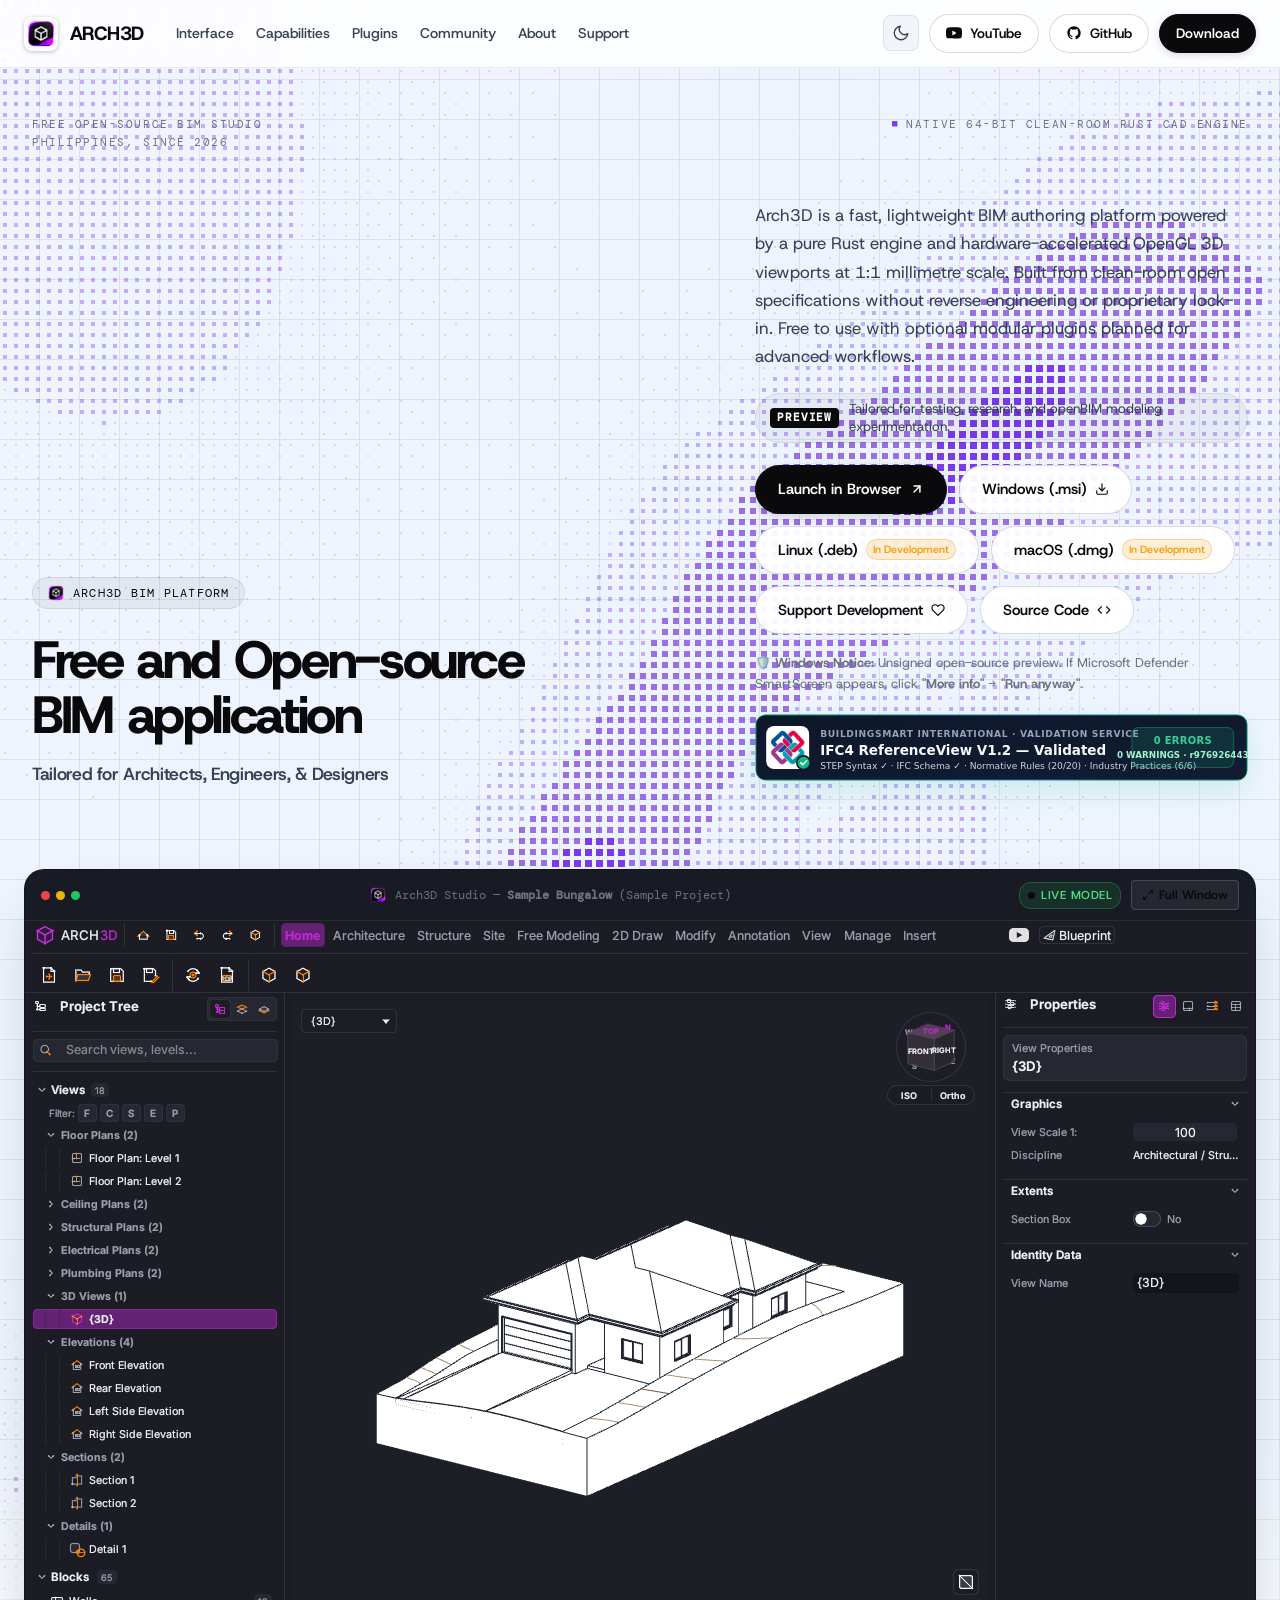
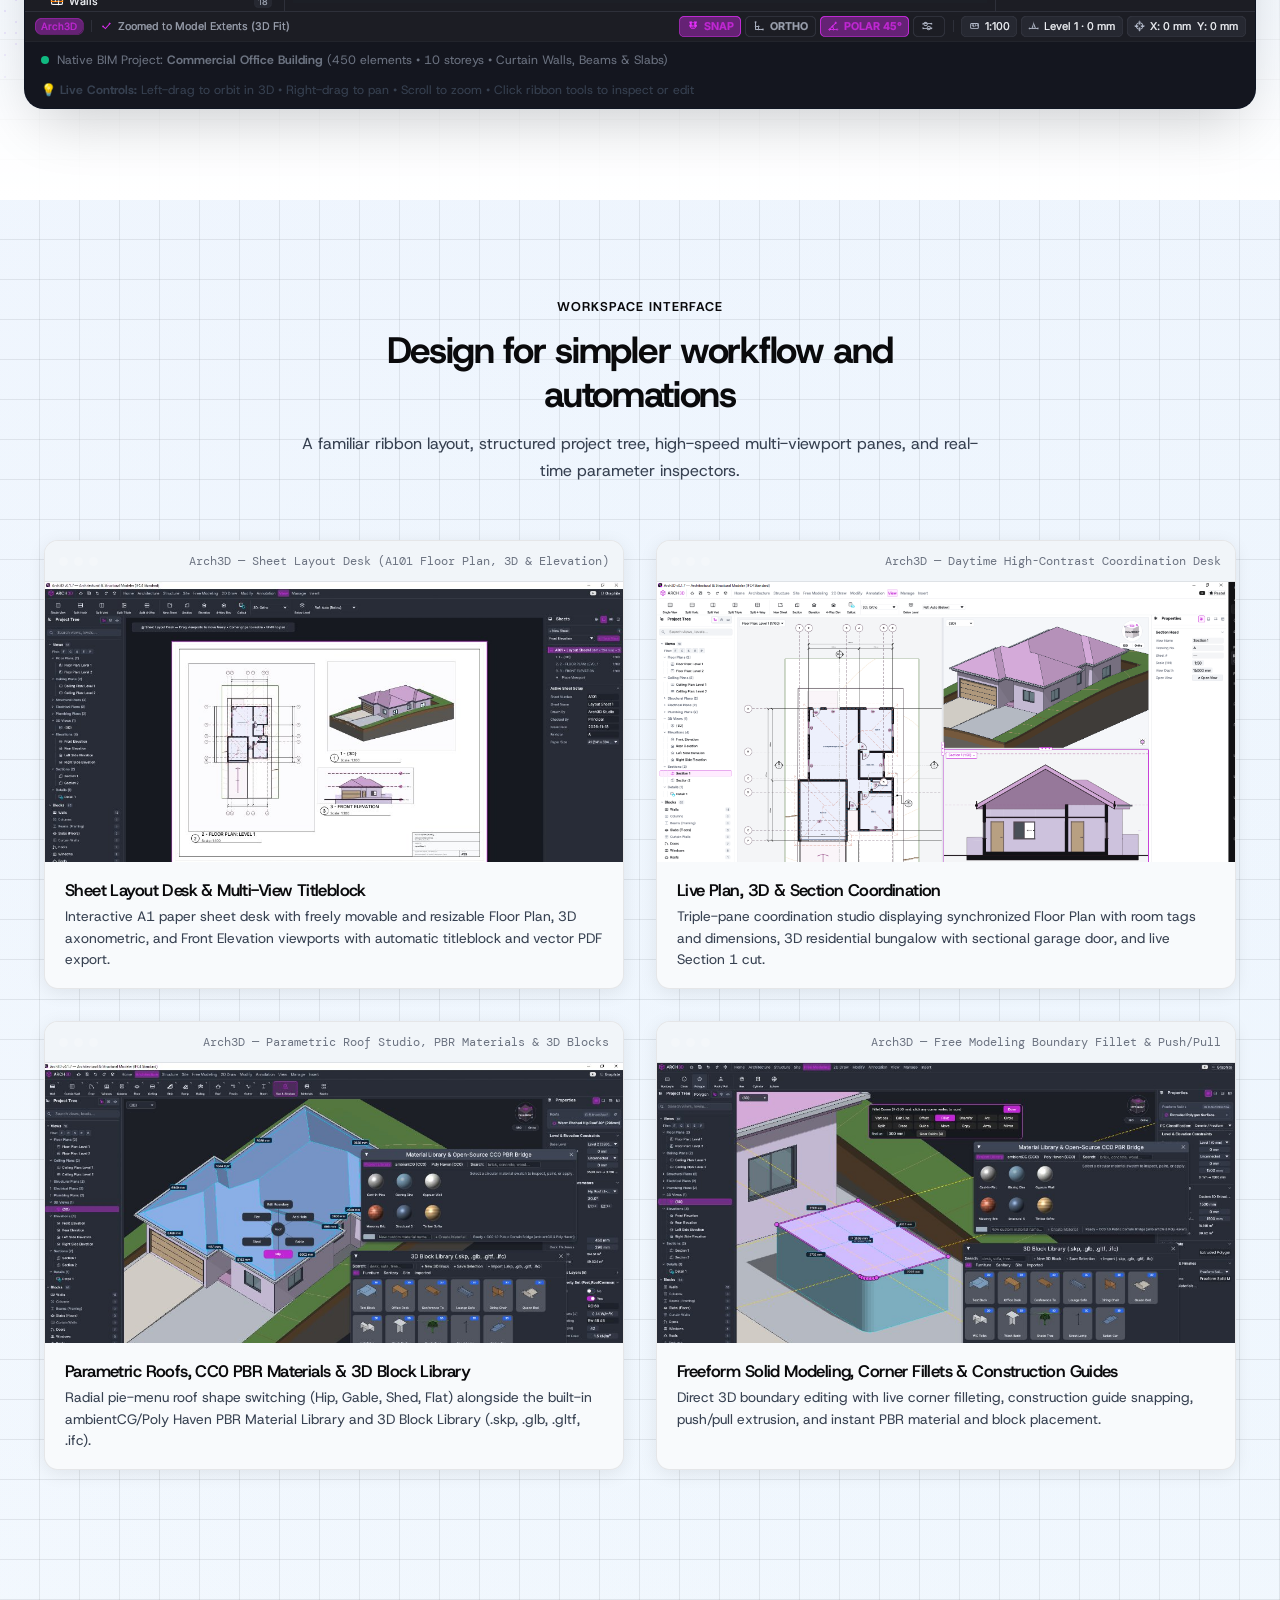
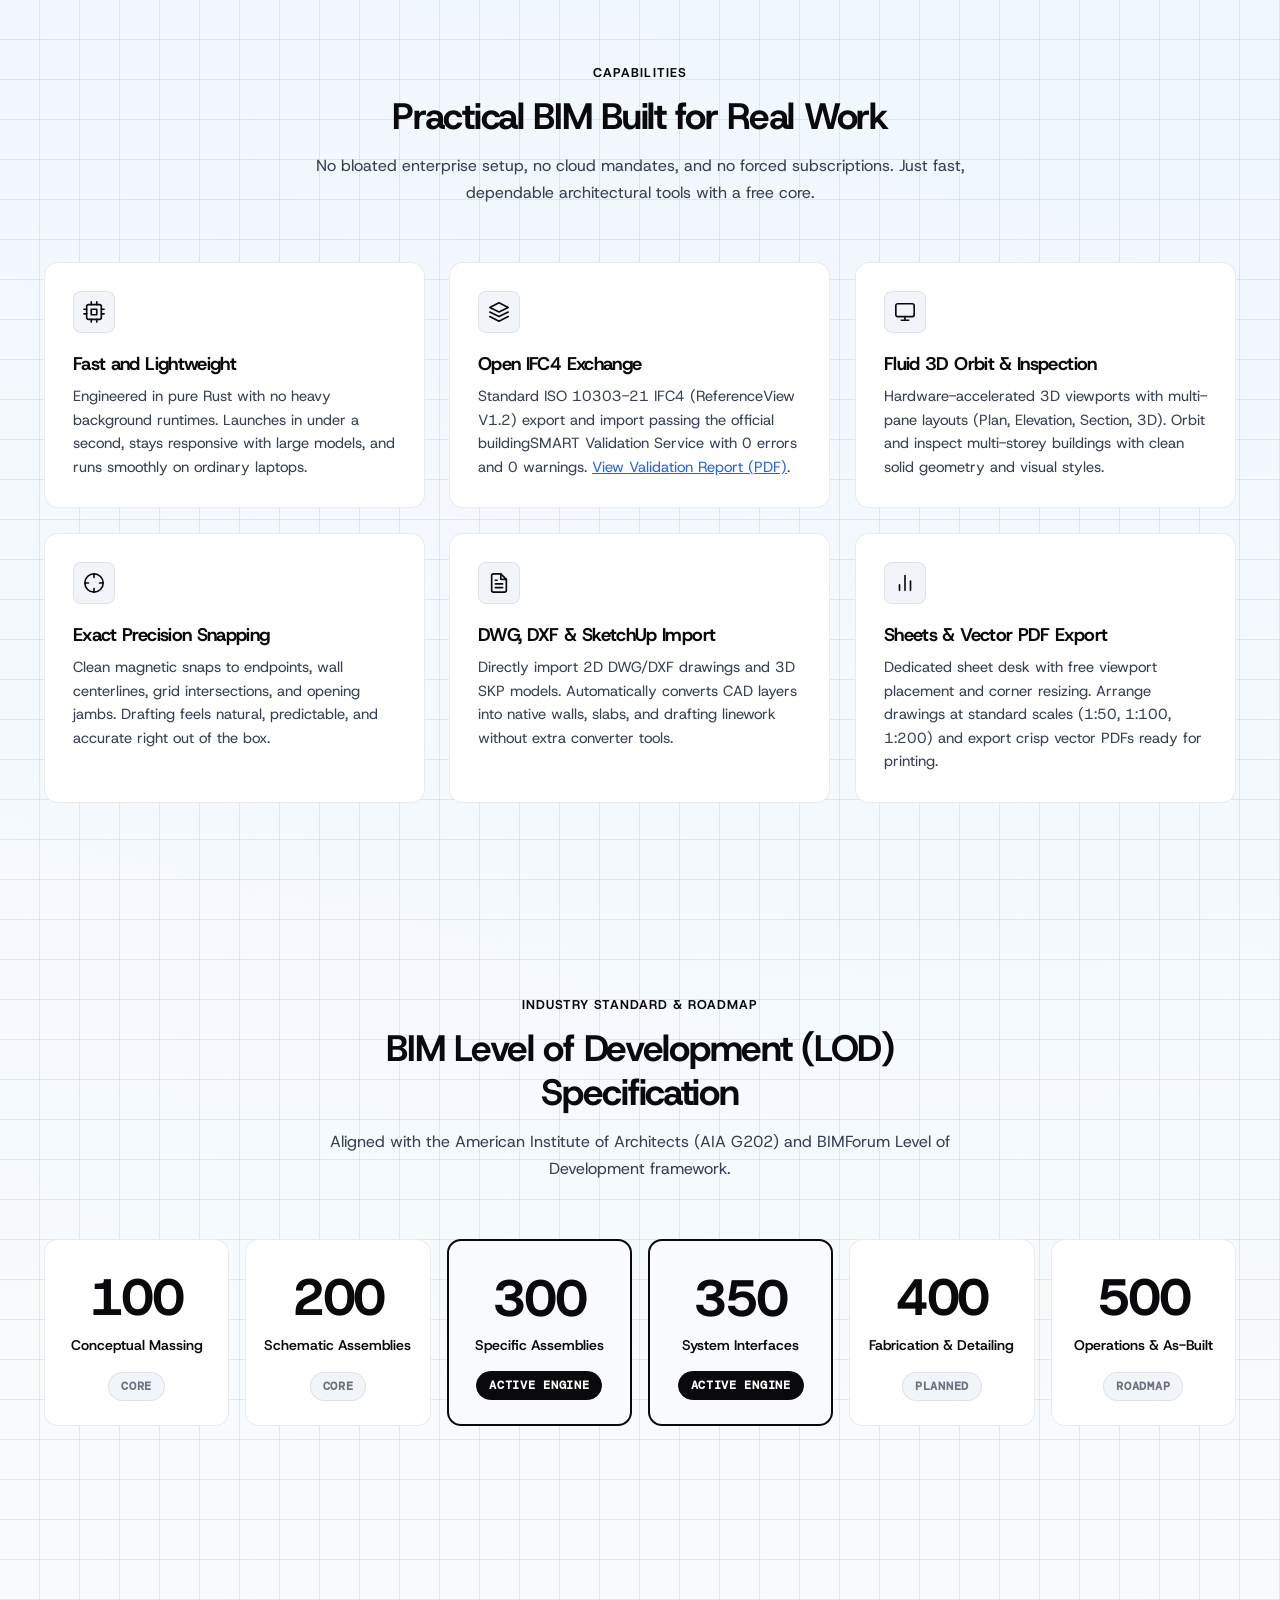
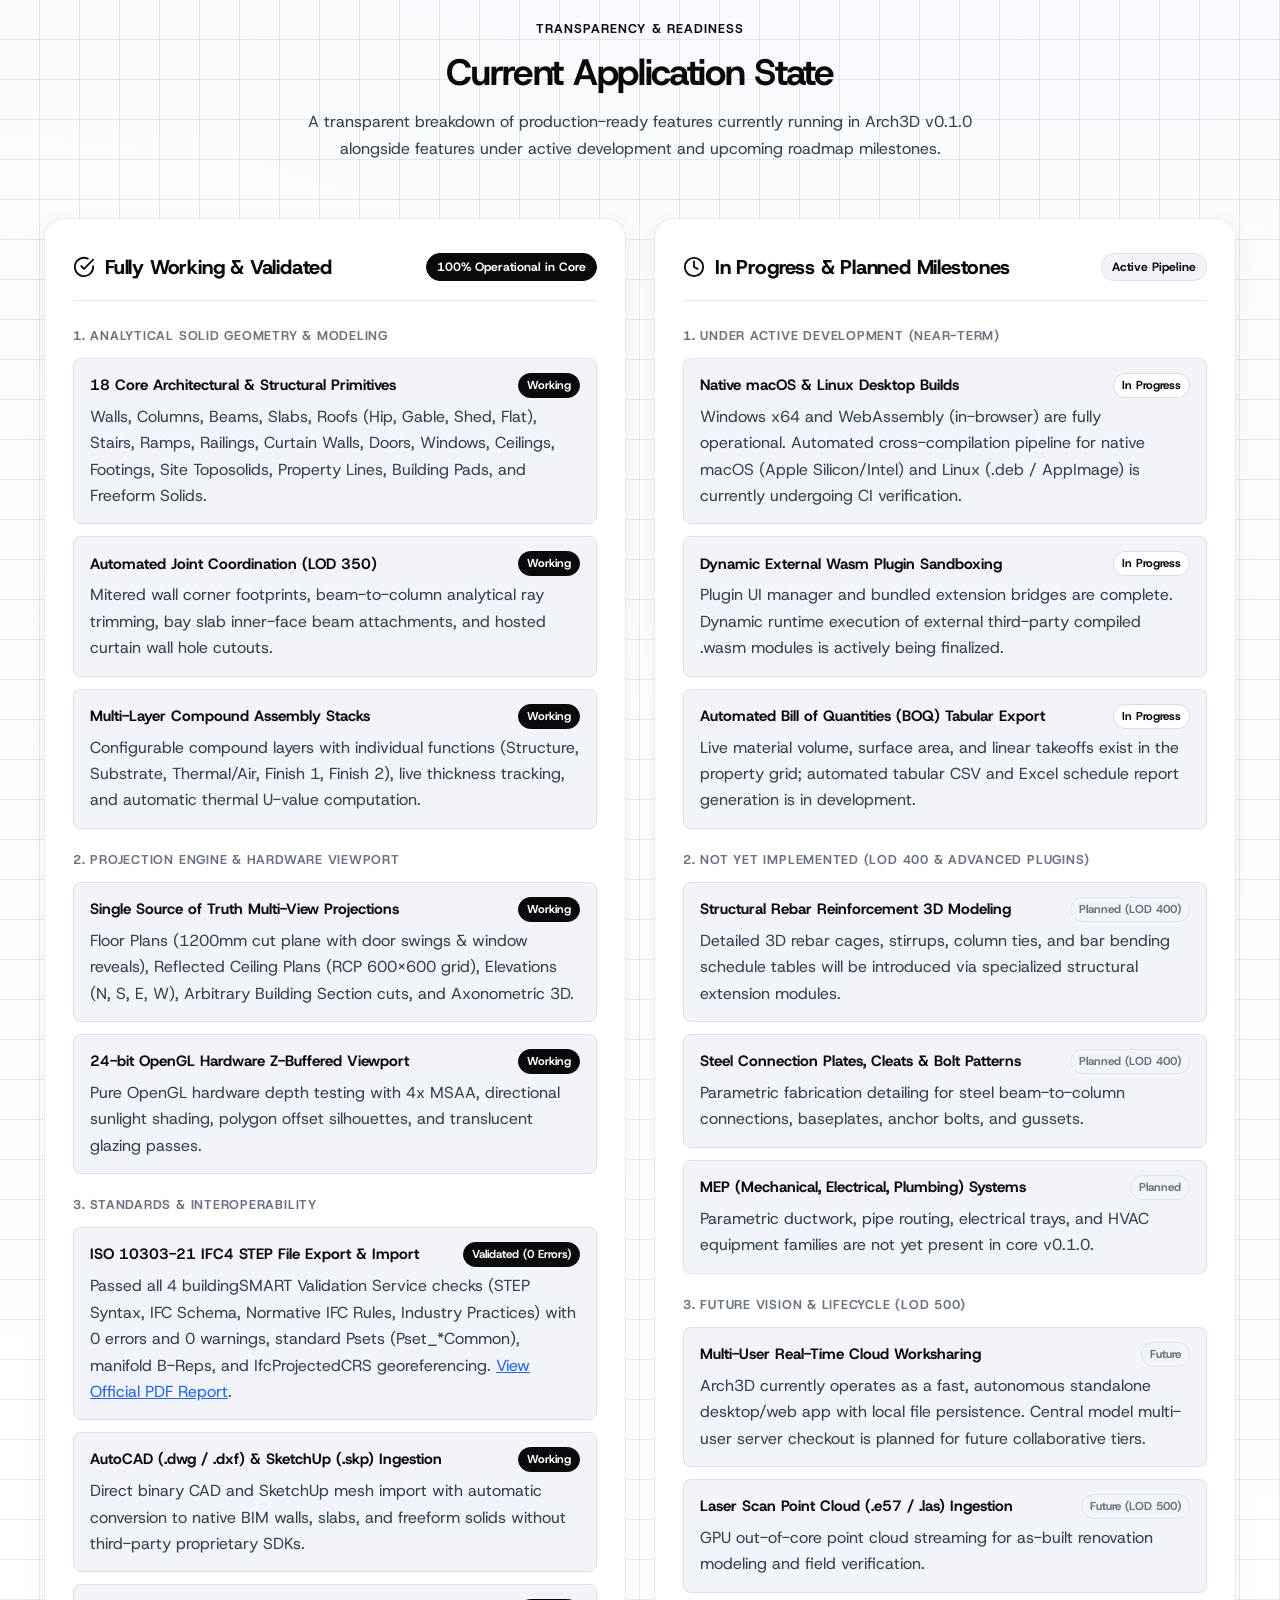
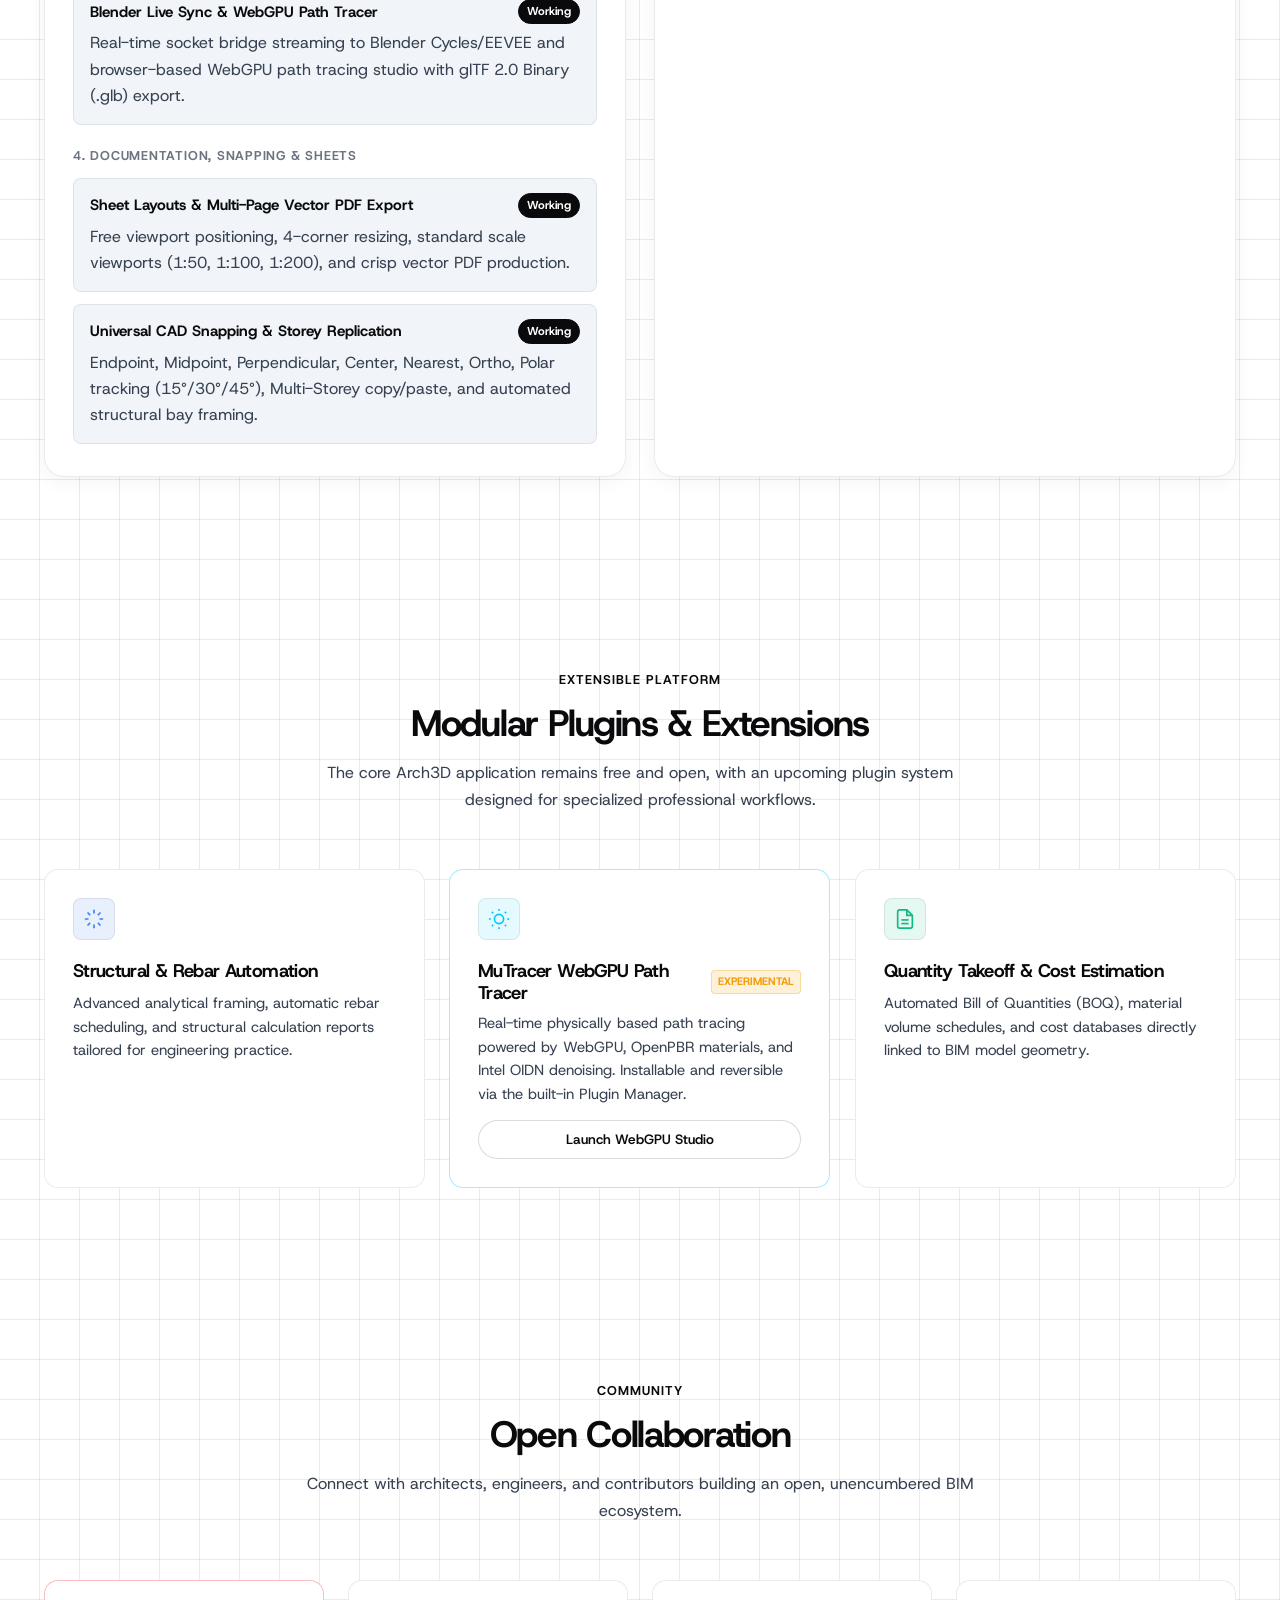
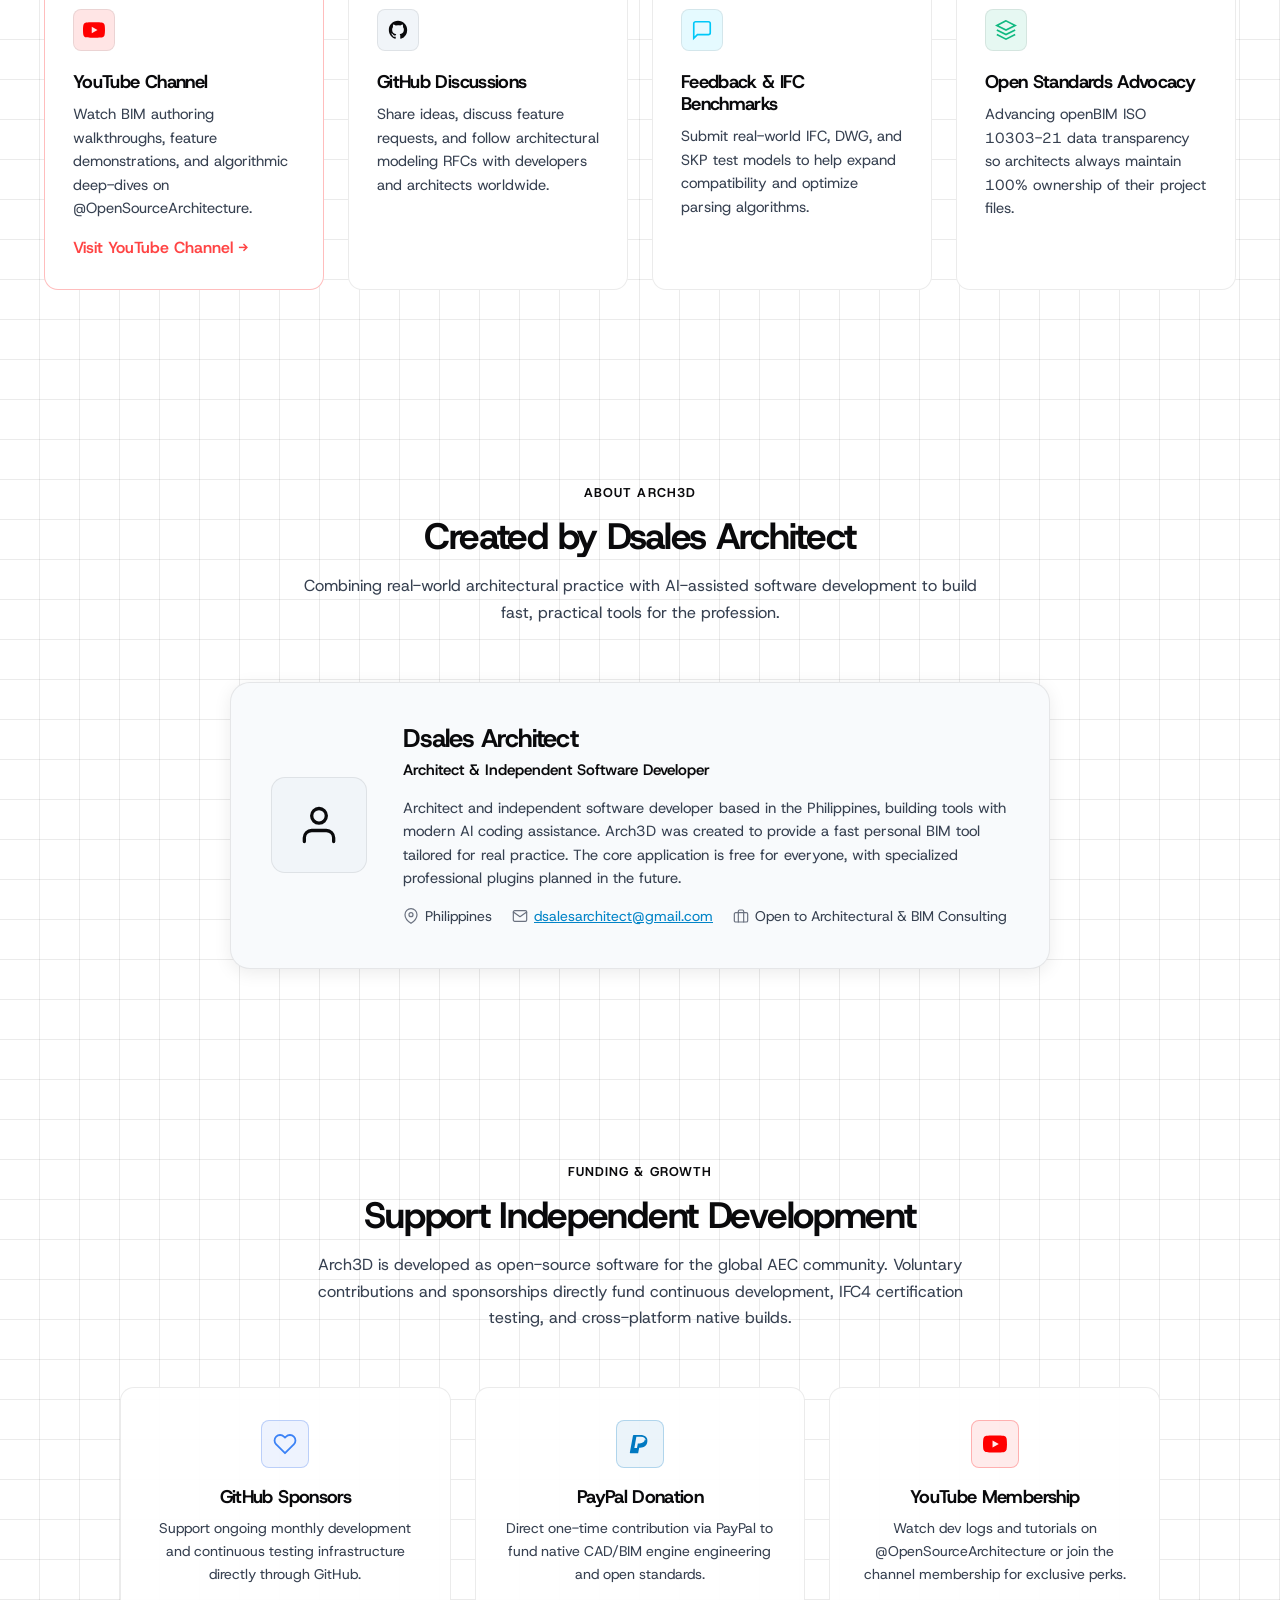
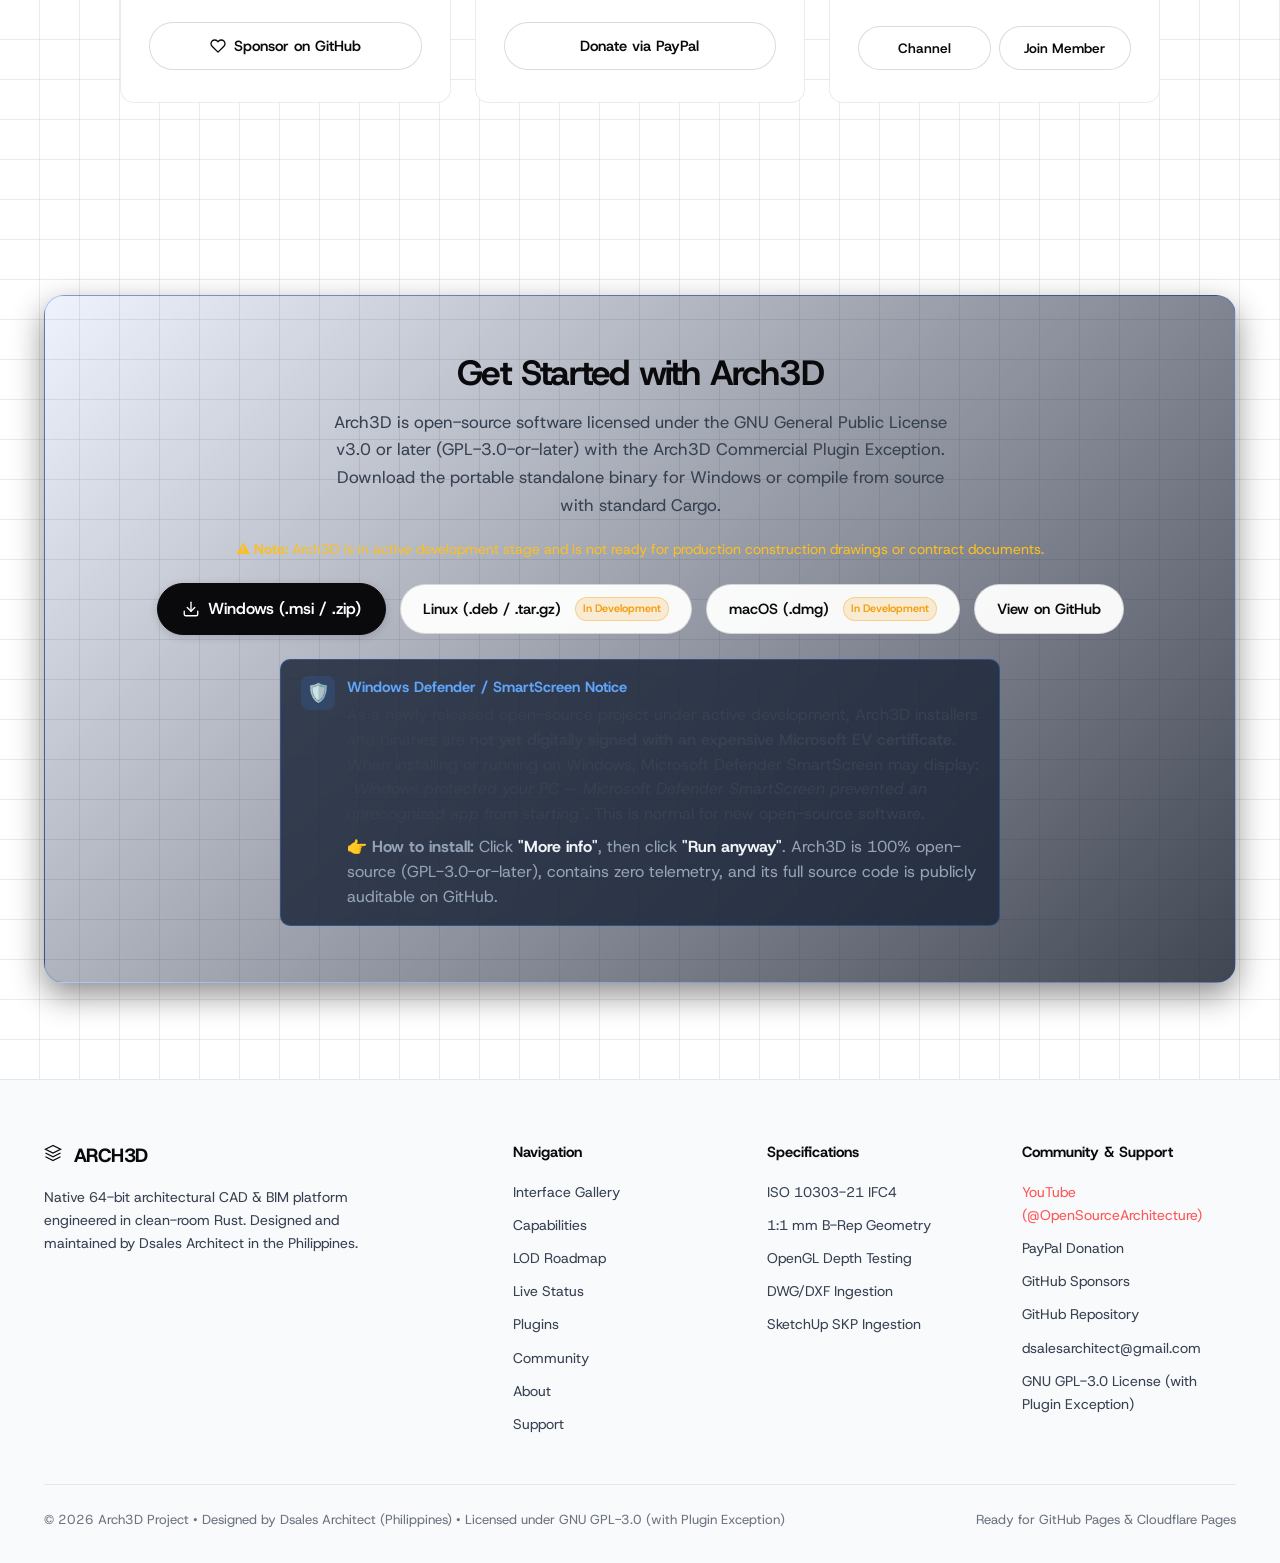
<file: docs/index.html>
<!DOCTYPE html>
<html lang="en">
<head>
  <meta charset="UTF-8">
  <meta name="viewport" content="width=device-width, initial-scale=1.0">
  <title>Arch3D — Free Open-Source BIM Authoring Application</title>
  
  <!-- SEO & Social Meta Tags -->
  <meta name="description" content="Arch3D is a fast, lightweight BIM authoring platform powered by a pure Rust engine and hardware OpenGL viewports. Clean-room implementation reading .dwg/.dxf via acadrust, .skp via openskp, and supporting openBIM IFC schemas (IFC2x3, IFC4, IFC4x3).">
  <meta name="keywords" content="Arch3D, Rust CAD, Rust BIM, IFC4, Building Information Modeling, OpenBIM, DWG, DXF, SketchUp SKP, Architectural Software">
  <meta name="author" content="Dsales Architect">

  <meta property="og:title" content="Arch3D — Free Open-Source BIM Authoring Application">
  <meta property="og:description" content="Fast, lightweight BIM authoring platform powered by a pure Rust engine and hardware OpenGL. Ingests DWG/DXF via acadrust, SKP via openskp, and supports IFC schemas (IFC2x3, IFC4, IFC4x3).">
  <meta property="og:type" content="website">
  <meta property="og:image" content="logo.png">

  <!-- Favicon -->
  <link rel="icon" type="image/x-icon" href="favicon.ico">
  <link rel="icon" type="image/png" href="logo.png">

  <!-- Google Fonts: Host Grotesk, DM Mono, Inter & JetBrains Mono (Onda Design System) -->
  <link rel="preconnect" href="https://fonts.googleapis.com">
  <link rel="preconnect" href="https://fonts.gstatic.com" crossorigin>
  <link href="https://fonts.googleapis.com/css2?family=DM+Mono:ital,wght@0,300;0,400;0,500;1,400&family=Host+Grotesk:ital,wght@0,300..800;1,300..800&family=Inter:wght@400;500;600;700;800&family=JetBrains+Mono:wght@400;500;600&display=swap" rel="stylesheet">

  <link rel="stylesheet" href="styles.css?v=20261114a">
</head>
<body>

  <!-- Navigation Bar -->
  <header class="navbar">
    <div class="container nav-content">
      <a href="#" class="brand">
        <img src="logo.png" alt="Arch3D Logo" class="brand-logo-img">
        <span>ARCH<span class="brand-accent">3D</span></span>
      </a>

      <ul class="nav-links" id="navLinks">
        <li><a href="#gallery" class="nav-link">Interface</a></li>
        <li><a href="#capabilities" class="nav-link">Capabilities</a></li>
        <li><a href="#plugins" class="nav-link">Plugins</a></li>
        <li><a href="#community" class="nav-link">Community</a></li>
        <li><a href="#about" class="nav-link">About</a></li>
        <li><a href="#support" class="nav-link">Support</a></li>
      </ul>

      <div class="nav-actions">
        <button id="themeToggleBtn" class="theme-toggle-btn" title="Toggle Theme" aria-label="Toggle visual theme">
          <svg width="18" height="18" viewBox="0 0 24 24" fill="none" stroke="currentColor" stroke-width="1.8" stroke-linecap="round" stroke-linejoin="round">
            <circle cx="12" cy="12" r="5"></circle>
            <line x1="12" y1="1" x2="12" y2="3"></line>
            <line x1="12" y1="21" x2="12" y2="23"></line>
            <line x1="4.22" y1="4.22" x2="5.64" y2="5.64"></line>
            <line x1="18.36" y1="18.36" x2="19.78" y2="19.78"></line>
            <line x1="1" y1="12" x2="3" y2="12"></line>
            <line x1="21" y1="12" x2="23" y2="12"></line>
            <line x1="4.22" y1="19.78" x2="5.64" y2="18.36"></line>
            <line x1="18.36" y1="5.64" x2="19.78" y2="4.22"></line>
          </svg>
        </button>
        <a href="https://www.youtube.com/@OpenSourceArchitecture" target="_blank" rel="noopener" class="btn btn-outline btn-sm" title="Official YouTube Channel" style="color: #ff4444; border-color: rgba(255, 68, 68, 0.4);">
          <svg width="16" height="16" viewBox="0 0 24 24" fill="currentColor">
            <path d="M23.498 6.186a3.016 3.016 0 0 0-2.122-2.136C19.505 3.545 12 3.545 12 3.545s-7.505 0-9.377.505A3.017 3.017 0 0 0 .502 6.186C0 8.07 0 12 0 12s0 3.93.502 5.814a3.016 3.016 0 0 0 2.122 2.136c1.871.505 9.376.505 9.376.505s7.505 0 9.377-.505a3.015 3.015 0 0 0 2.122-2.136C24 15.93 24 12 24 12s0-3.93-.502-5.814zM9.545 15.568V8.432L15.818 12l-6.273 3.568z"/>
          </svg>
          YouTube
        </a>
        <a href="https://github.com/dsalesarchitect/arch3d" target="_blank" rel="noopener" class="btn btn-outline btn-sm">
          <svg width="16" height="16" viewBox="0 0 24 24" fill="currentColor">
            <path fill-rule="evenodd" clip-rule="evenodd" d="M12 2C6.477 2 2 6.484 2 12.017c0 4.425 2.865 8.18 6.839 9.504.5.092.682-.217.682-.483 0-.237-.008-.868-.013-1.703-2.782.605-3.369-1.343-3.369-1.343-.454-1.158-1.11-1.466-1.11-1.466-.908-.62.069-.608.069-.608 1.003.07 1.53 1.032 1.53 1.032.892 1.53 2.341 1.088 2.91.832.092-.647.35-1.088.636-1.338-2.22-.253-4.555-1.113-4.555-4.951 0-1.093.39-1.988 1.029-2.688-.103-.253-.446-1.272.098-2.65 0 0 .84-.27 2.75 1.026A9.564 9.564 0 0112 6.844c.85.004 1.705.115 2.504.337 1.909-1.296 2.747-1.027 2.747-1.027.546 1.379.202 2.398.1 2.651.64.7 1.028 1.595 1.028 2.688 0 3.848-2.339 4.695-4.566 4.943.359.309.678.92.678 1.855 0 1.338-.012 2.419-.012 2.747 0 .268.18.58.688.482A10.019 10.019 0 0022 12.017C22 6.484 17.522 2 12 2z"/>
          </svg>
          GitHub
        </a>
        <a href="#download" class="btn btn-primary btn-sm">Download</a>
        <button class="mobile-nav-toggle" id="mobileNavToggle" aria-label="Toggle navigation menu">
          <svg width="22" height="22" viewBox="0 0 24 24" fill="none" stroke="currentColor" stroke-width="2" stroke-linecap="round" stroke-linejoin="round">
            <line x1="3" y1="12" x2="21" y2="12"></line>
            <line x1="3" y1="6" x2="21" y2="6"></line>
            <line x1="3" y1="18" x2="21" y2="18"></line>
          </svg>
        </button>
      </div>
    </div>
  </header>

  <!-- Hero Section (Onda Split Asymmetrical Layout) -->
  <section class="hero-onda-section" id="heroSection">
    <!-- Onda Interactive Violet Pixel Silk Wave Background -->
    <div class="hero-silk-bg" aria-hidden="true">
      <canvas id="silkCanvas" class="hero-silk-canvas"></canvas>
      <div class="hero-silk-fade"></div>
    </div>

    <div class="hero-onda-container">
      <!-- Top Technical Meta Bar -->
      <div class="hero-onda-top">
        <div class="hero-meta-left">
          <p>FREE OPEN-SOURCE BIM STUDIO</p>
          <p>PHILIPPINES, SINCE 2026</p>
        </div>
        <div class="hero-meta-right">
          <span class="hero-meta-bullet">■</span>
          <p>NATIVE 64-BIT CLEAN-ROOM RUST CAD ENGINE</p>
        </div>
      </div>

      <!-- Main Asymmetrical Split Grid -->
      <div class="hero-onda-body">
        <!-- Left Column: Big Headline -->
        <div class="hero-onda-title-box">
          <div class="hero-brand-pill">
            <img src="logo.png" alt="Arch3D" style="width: 18px; height: 18px; border-radius: 4px;">
            <span>Arch3D BIM Platform</span>
          </div>
          <h1 class="hero-onda-title">
            Free and Open-source<br>
            BIM application
          </h1>
          <div class="hero-onda-tagline">
            Tailored for Architects, Engineers, &amp; Designers
          </div>
        </div>

        <!-- Right Column: Paragraph + Black Pill Actions -->
        <div class="hero-onda-info-box">
          <p class="hero-onda-desc">
            Arch3D is a fast, lightweight BIM authoring platform powered by a pure Rust engine and hardware-accelerated OpenGL 3D viewports at 1:1 millimetre scale. Built from clean-room open specifications without reverse engineering or proprietary lock-in. Free to use with optional modular plugins planned for advanced workflows.
          </p>

          <div class="hero-notice-pill">
            <span class="notice-badge">PREVIEW</span>
            <span>Tailored for testing, research, and openBIM modeling experimentation.</span>
          </div>

          <div class="hero-onda-actions">
            <a href="app.html" class="pill-btn pill-btn-black">
              <span>Launch in Browser</span>
              <svg width="14" height="14" viewBox="0 0 24 24" fill="none" stroke="currentColor" stroke-width="2.5" stroke-linecap="round" stroke-linejoin="round">
                <line x1="7" y1="17" x2="17" y2="7"></line>
                <polyline points="7 7 17 7 17 17"></polyline>
              </svg>
            </a>
            <a href="https://github.com/dsalesarchitect/arch3d/releases/latest" data-installer="msi" class="pill-btn pill-btn-outline">
              <span>Windows (.msi)</span>
              <svg width="14" height="14" viewBox="0 0 24 24" fill="none" stroke="currentColor" stroke-width="2" stroke-linecap="round" stroke-linejoin="round">
                <path d="M21 15v4a2 2 0 0 1-2 2H5a2 2 0 0 1-2-2v-4"></path>
                <polyline points="7 10 12 15 17 10"></polyline>
                <line x1="12" y1="15" x2="12" y2="3"></line>
              </svg>
            </a>
            <a href="https://github.com/dsalesarchitect/arch3d/releases/latest" data-installer="deb" class="pill-btn pill-btn-outline" title="Linux native installer is currently in development">
              <span>Linux (.deb)</span>
              <span style="font-size: 0.72em; padding: 1px 6px; border-radius: 999px; background: rgba(245, 158, 11, 0.16); color: #f59e0b; border: 1px solid rgba(245, 158, 11, 0.35); font-weight: 600;">In Development</span>
            </a>
            <a href="https://github.com/dsalesarchitect/arch3d/releases/latest" data-installer="dmg" class="pill-btn pill-btn-outline" title="macOS native installer is currently in development">
              <span>macOS (.dmg)</span>
              <span style="font-size: 0.72em; padding: 1px 6px; border-radius: 999px; background: rgba(245, 158, 11, 0.16); color: #f59e0b; border: 1px solid rgba(245, 158, 11, 0.35); font-weight: 600;">In Development</span>
            </a>
            <a href="#support" class="pill-btn pill-btn-outline">
              <span>Support Development</span>
              <svg width="14" height="14" viewBox="0 0 24 24" fill="none" stroke="currentColor" stroke-width="2">
                <path d="M20.84 4.61a5.5 5.5 0 0 0-7.78 0L12 5.67l-1.06-1.06a5.5 5.5 0 0 0-7.78 7.78l1.06 1.06L12 21.23l7.78-7.78 1.06-1.06a5.5 5.5 0 0 0 0-7.78z"></path>
              </svg>
            </a>
            <a href="https://github.com/dsalesarchitect/arch3d" target="_blank" rel="noopener" class="pill-btn pill-btn-outline">
              <span>Source Code</span>
              <svg width="14" height="14" viewBox="0 0 24 24" fill="none" stroke="currentColor" stroke-width="2">
                <polyline points="16 18 22 12 16 6"></polyline>
                <polyline points="8 6 2 12 8 18"></polyline>
              </svg>
            </a>
          </div>

          <div class="hero-onda-smartscreen">
            <span>🛡️ <strong>Windows Notice:</strong> Unsigned open-source preview. If Microsoft Defender SmartScreen appears, click <strong>"More info"</strong> &rarr; <strong>"Run anyway"</strong>.</span>
          </div>

          <div style="margin-top: 20px; display: flex; justify-content: center;">
            <a href="reports/buildingsmart-ifc4-validation-report.pdf" target="_blank" rel="noopener" title="View Official buildingSMART IFC4 Validation Report (PDF)" style="display: inline-block; max-width: 100%; transition: transform 0.2s ease;">
              <img src="images/buildingsmart-ifc4-validated-badge.svg" alt="buildingSMART IFC4 ReferenceView V1.2 Validated — 0 Errors, 0 Warnings" style="width: 540px; max-width: 100%; height: auto; border-radius: 12px; box-shadow: 0 10px 28px rgba(16, 185, 129, 0.14);">
            </a>
          </div>
        </div>
      </div>
    </div>

    <!-- Real Live 3D Model Viewport — Seamless Soft Transition -->
    <div class="container hero-viewport-wrap" id="viewport" style="position: relative; z-index: 2;">
      <div class="app-ui-frame">
        <div class="app-window-bar">
          <div class="window-dots">
            <span class="window-dot dot-red"></span>
            <span class="window-dot dot-yellow"></span>
            <span class="window-dot dot-green"></span>
          </div>
          <div class="window-title">
            <img src="logo.png" alt="" class="window-title-icon">
            <span>Arch3D Studio — <strong>Sample Bungalow</strong> (Sample Project)</span>
          </div>
          <div class="window-actions">
            <span class="window-badge-live">
              <span class="dot-status"></span>
              Live Model
            </span>
            <a href="app.html?theme=dark" target="_blank" class="window-action-btn" title="Open in Full Browser Window">
              <svg width="12" height="12" viewBox="0 0 24 24" fill="none" stroke="currentColor" stroke-width="2.2">
                <polyline points="15 3 21 3 21 9"></polyline>
                <polyline points="9 21 3 21 3 15"></polyline>
                <line x1="21" y1="3" x2="14" y2="10"></line>
                <line x1="3" y1="21" x2="10" y2="14"></line>
              </svg>
              Full Window
            </a>
          </div>
        </div>
        <div class="app-viewport-body">
          <iframe 
            src="app.html?embed=1&amp;theme=dark" 
            class="app-live-iframe" 
            id="appIframe" 
            title="Arch3D Web Studio — Commercial Office Building (Sample Project)"
            allow="fullscreen; cross-origin-isolated"
          ></iframe>
        </div>
        <div class="app-window-footer">
          <div class="app-footer-item">
            <span class="app-footer-indicator"></span>
            <span>Native BIM Project: <strong>Commercial Office Building</strong> (450 elements • 10 storeys • Curtain Walls, Beams &amp; Slabs)</span>
          </div>
          <div class="app-footer-hint">
            <span>💡 <strong>Live Controls:</strong> Left-drag to orbit in 3D • Right-drag to pan • Scroll to zoom • Click ribbon tools to inspect or edit</span>
          </div>
        </div>
      </div>
    </div>
  </section>

  <!-- Screenshot Visual Interface Gallery -->
  <section class="section" id="gallery">
    <div class="container">
      <div class="section-header">
        <div class="section-tag">Workspace Interface</div>
        <h2 class="section-title">Design for simpler workflow and automations</h2>
        <p>A familiar ribbon layout, structured project tree, high-speed multi-viewport panes, and real-time parameter inspectors.</p>
      </div>

      <div class="gallery-grid reveal-stagger">
        <!-- Visual 1: Dark Mode Triple-Split Studio -->
        <div class="gallery-card">
          <div class="window-header">
            <div class="window-dots">
              <span class="window-dot"></span>
              <span class="window-dot"></span>
              <span class="window-dot"></span>
            </div>
            <span class="window-title">Arch3D — Sheet Layout Desk (A101 Floor Plan, 3D &amp; Elevation)</span>
          </div>
          <div class="gallery-img-wrapper">
            <img src="images/arch3d-multi-view-dark.png" alt="Arch3D Dark Mode Sheet Layout Desk" class="gallery-img" loading="lazy">
          </div>
          <div class="gallery-info">
            <h3 class="gallery-title">Sheet Layout Desk &amp; Multi-View Titleblock</h3>
            <p class="gallery-desc">Interactive A1 paper sheet desk with freely movable and resizable Floor Plan, 3D axonometric, and Front Elevation viewports with automatic titleblock and vector PDF export.</p>
          </div>
        </div>

        <!-- Visual 2: Precision Daytime Coordination Desk -->
        <div class="gallery-card">
          <div class="window-header">
            <div class="window-dots">
              <span class="window-dot"></span>
              <span class="window-dot"></span>
              <span class="window-dot"></span>
            </div>
            <span class="window-title">Arch3D — Daytime High-Contrast Coordination Desk</span>
          </div>
          <div class="gallery-img-wrapper">
            <img src="images/arch3d-multi-view-light.png" alt="Arch3D Light Mode Elevation & 3D Split" class="gallery-img" loading="lazy">
          </div>
          <div class="gallery-info">
            <h3 class="gallery-title">Live Plan, 3D &amp; Section Coordination</h3>
            <p class="gallery-desc">Triple-pane coordination studio displaying synchronized Floor Plan with room tags and dimensions, 3D residential bungalow with sectional garage door, and live Section 1 cut.</p>
          </div>
        </div>

        <!-- Visual 3: Rooftop Penthouse & Glazing -->
        <div class="gallery-card">
          <div class="window-header">
            <div class="window-dots">
              <span class="window-dot"></span>
              <span class="window-dot"></span>
              <span class="window-dot"></span>
            </div>
            <span class="window-title">Arch3D — Parametric Roof Studio, PBR Materials &amp; 3D Blocks</span>
          </div>
          <div class="gallery-img-wrapper">
            <img src="images/arch3d-roof-framing.png" alt="Arch3D Parametric Roof Pie Menu, Material Library and 3D Block Library" class="gallery-img" loading="lazy">
          </div>
          <div class="gallery-info">
            <h3 class="gallery-title">Parametric Roofs, CC0 PBR Materials &amp; 3D Block Library</h3>
            <p class="gallery-desc">Radial pie-menu roof shape switching (Hip, Gable, Shed, Flat) alongside the built-in ambientCG/Poly Haven PBR Material Library and 3D Block Library (.skp, .glb, .gltf, .ifc).</p>
          </div>
        </div>

        <!-- Visual 4: Free Modeling Fillet & Push/Pull -->
        <div class="gallery-card">
          <div class="window-header">
            <div class="window-dots">
              <span class="window-dot"></span>
              <span class="window-dot"></span>
              <span class="window-dot"></span>
            </div>
            <span class="window-title">Arch3D — Free Modeling Boundary Fillet &amp; Push/Pull</span>
          </div>
          <div class="gallery-img-wrapper">
            <img src="images/arch3d-facade-detail.png" alt="Arch3D Free Modeling Boundary Fillet and Material/Block Libraries" class="gallery-img" loading="lazy">
          </div>
          <div class="gallery-info">
            <h3 class="gallery-title">Freeform Solid Modeling, Corner Fillets &amp; Construction Guides</h3>
            <p class="gallery-desc">Direct 3D boundary editing with live corner filleting, construction guide snapping, push/pull extrusion, and instant PBR material and block placement.</p>
          </div>
        </div>
      </div>
    </div>
  </section>

  <!-- Core Capabilities Section -->
  <section class="section" id="capabilities">
    <div class="container">
      <div class="section-header">
        <div class="section-tag">Capabilities</div>
        <h2 class="section-title">Practical BIM Built for Real Work</h2>
        <p>No bloated enterprise setup, no cloud mandates, and no forced subscriptions. Just fast, dependable architectural tools with a free core.</p>
      </div>

      <div class="grid-3 reveal-stagger">
        <!-- Capability 1 -->
        <div class="card">
          <div class="card-icon">
            <svg width="22" height="22" viewBox="0 0 24 24" fill="none" stroke="currentColor" stroke-width="1.8" stroke-linecap="round" stroke-linejoin="round">
              <rect x="4" y="4" width="16" height="16" rx="2" ry="2"></rect>
              <rect x="9" y="9" width="6" height="6"></rect>
              <line x1="9" y1="1" x2="9" y2="4"></line>
              <line x1="15" y1="1" x2="15" y2="4"></line>
              <line x1="9" y1="20" x2="9" y2="23"></line>
              <line x1="15" y1="20" x2="15" y2="23"></line>
              <line x1="20" y1="9" x2="23" y2="9"></line>
              <line x1="20" y1="14" x2="23" y2="14"></line>
              <line x1="1" y1="9" x2="4" y2="9"></line>
              <line x1="1" y1="14" x2="4" y2="14"></line>
            </svg>
          </div>
          <h3 class="card-title">Fast and Lightweight</h3>
          <p class="card-desc">Engineered in pure Rust with no heavy background runtimes. Launches in under a second, stays responsive with large models, and runs smoothly on ordinary laptops.</p>
        </div>

        <!-- Capability 2 -->
        <div class="card">
          <div class="card-icon">
            <svg width="22" height="22" viewBox="0 0 24 24" fill="none" stroke="currentColor" stroke-width="1.8" stroke-linecap="round" stroke-linejoin="round">
              <path d="M12 2L2 7l10 5 10-5-10-5z"></path>
              <path d="M2 17l10 5 10-5"></path>
              <path d="M2 12l10 5 10-5"></path>
            </svg>
          </div>
          <h3 class="card-title">Open IFC4 Exchange</h3>
          <p class="card-desc">Standard ISO 10303-21 IFC4 (ReferenceView V1.2) export and import passing the official buildingSMART Validation Service with 0 errors and 0 warnings. <a href="reports/buildingsmart-ifc4-validation-report.pdf" target="_blank" rel="noopener" style="color: var(--accent, #2563eb); text-decoration: underline;">View Validation Report (PDF)</a>.</p>
        </div>

        <!-- Capability 3 -->
        <div class="card">
          <div class="card-icon">
            <svg width="22" height="22" viewBox="0 0 24 24" fill="none" stroke="currentColor" stroke-width="1.8" stroke-linecap="round" stroke-linejoin="round">
              <rect x="2" y="3" width="20" height="14" rx="2" ry="2"></rect>
              <line x1="8" y1="21" x2="16" y2="21"></line>
              <line x1="12" y1="17" x2="12" y2="21"></line>
            </svg>
          </div>
          <h3 class="card-title">Fluid 3D Orbit & Inspection</h3>
          <p class="card-desc">Hardware-accelerated 3D viewports with multi-pane layouts (Plan, Elevation, Section, 3D). Orbit and inspect multi-storey buildings with clean solid geometry and visual styles.</p>
        </div>

        <!-- Capability 4 -->
        <div class="card">
          <div class="card-icon">
            <svg width="22" height="22" viewBox="0 0 24 24" fill="none" stroke="currentColor" stroke-width="1.8" stroke-linecap="round" stroke-linejoin="round">
              <circle cx="12" cy="12" r="10"></circle>
              <line x1="22" y1="12" x2="18" y2="12"></line>
              <line x1="6" y1="12" x2="2" y2="12"></line>
              <line x1="12" y1="6" x2="12" y2="2"></line>
              <line x1="12" y1="22" x2="12" y2="18"></line>
            </svg>
          </div>
          <h3 class="card-title">Exact Precision Snapping</h3>
          <p class="card-desc">Clean magnetic snaps to endpoints, wall centerlines, grid intersections, and opening jambs. Drafting feels natural, predictable, and accurate right out of the box.</p>
        </div>

        <!-- Capability 5 -->
        <div class="card">
          <div class="card-icon">
            <svg width="22" height="22" viewBox="0 0 24 24" fill="none" stroke="currentColor" stroke-width="1.8" stroke-linecap="round" stroke-linejoin="round">
              <path d="M14 2H6a2 2 0 0 0-2 2v16a2 2 0 0 0 2 2h12a2 2 0 0 0 2-2V8z"></path>
              <polyline points="14 2 14 8 20 8"></polyline>
              <line x1="16" y1="13" x2="8" y2="13"></line>
              <line x1="16" y1="17" x2="8" y2="17"></line>
              <polyline points="10 9 9 9 8 9"></polyline>
            </svg>
          </div>
          <h3 class="card-title">DWG, DXF &amp; SketchUp Import</h3>
          <p class="card-desc">Directly import 2D DWG/DXF drawings and 3D SKP models. Automatically converts CAD layers into native walls, slabs, and drafting linework without extra converter tools.</p>
        </div>

        <!-- Capability 6 -->
        <div class="card">
          <div class="card-icon">
            <svg width="22" height="22" viewBox="0 0 24 24" fill="none" stroke="currentColor" stroke-width="1.8" stroke-linecap="round" stroke-linejoin="round">
              <line x1="18" y1="20" x2="18" y2="10"></line>
              <line x1="12" y1="20" x2="12" y2="4"></line>
              <line x1="6" y1="20" x2="6" y2="14"></line>
            </svg>
          </div>
          <h3 class="card-title">Sheets & Vector PDF Export</h3>
          <p class="card-desc">Dedicated sheet desk with free viewport placement and corner resizing. Arrange drawings at standard scales (1:50, 1:100, 1:200) and export crisp vector PDFs ready for printing.</p>
        </div>
      </div>
    </div>
  </section>

  <!-- BIM Industry LOD (Level of Development) Roadmap Section -->
  <section class="section" id="lod">
    <div class="container">
      <div class="section-header">
        <div class="section-tag">Industry Standard &amp; Roadmap</div>
        <h2 class="section-title">BIM Level of Development (LOD) Specification</h2>
        <p>Aligned with the American Institute of Architects (AIA G202) and BIMForum Level of Development framework.</p>
      </div>

      <!-- Simplified LOD Numbers Grid -->
      <div class="lod-numbers-grid">
        <!-- LOD 100 -->
        <div class="lod-num-card">
          <div class="lod-num-val">100</div>
          <div class="lod-num-title">Conceptual Massing</div>
          <span class="lod-num-badge">Core</span>
        </div>

        <!-- LOD 200 -->
        <div class="lod-num-card">
          <div class="lod-num-val">200</div>
          <div class="lod-num-title">Schematic Assemblies</div>
          <span class="lod-num-badge">Core</span>
        </div>

        <!-- LOD 300 -->
        <div class="lod-num-card active">
          <div class="lod-num-val">300</div>
          <div class="lod-num-title">Specific Assemblies</div>
          <span class="lod-num-badge active">Active Engine</span>
        </div>

        <!-- LOD 350 -->
        <div class="lod-num-card active">
          <div class="lod-num-val">350</div>
          <div class="lod-num-title">System Interfaces</div>
          <span class="lod-num-badge active">Active Engine</span>
        </div>

        <!-- LOD 400 -->
        <div class="lod-num-card">
          <div class="lod-num-val">400</div>
          <div class="lod-num-title">Fabrication &amp; Detailing</div>
          <span class="lod-num-badge">Planned</span>
        </div>

        <!-- LOD 500 -->
        <div class="lod-num-card">
          <div class="lod-num-val">500</div>
          <div class="lod-num-title">Operations &amp; As-Built</div>
          <span class="lod-num-badge">Roadmap</span>
        </div>
      </div>
    </div>
  </section>

  <!-- Live Application State Matrix Section (Working vs. In Development) -->
  <section class="section" id="status">
    <div class="container">
      <div class="section-header">
        <div class="section-tag">Transparency &amp; Readiness</div>
        <h2 class="section-title">Current Application State</h2>
        <p>A transparent breakdown of production-ready features currently running in Arch3D v0.1.0 alongside features under active development and upcoming roadmap milestones.</p>
      </div>

      <div class="status-matrix-container">
        <!-- Column 1: Fully Working & Validated -->
        <div class="status-column col-working">
          <div class="status-column-header">
            <div class="status-column-title">
              <svg width="22" height="22" viewBox="0 0 24 24" fill="none" stroke="currentColor" stroke-width="2" stroke-linecap="round" stroke-linejoin="round">
                <path d="M22 11.08V12a10 10 0 1 1-5.93-9.14"></path>
                <polyline points="22 4 12 14.01 9 11.01"></polyline>
              </svg>
              <span>Fully Working &amp; Validated</span>
            </div>
            <span class="status-count-badge count-working">100% Operational in Core</span>
          </div>

          <!-- Group A: 3D Kernel & Modeling -->
          <div class="status-group">
            <div class="status-group-title">1. Analytical Solid Geometry &amp; Modeling</div>

            <div class="status-item-card">
              <div class="status-item-header">
                <span class="status-item-name">18 Core Architectural &amp; Structural Primitives</span>
                <span class="status-badge working">Working</span>
              </div>
              <p class="status-item-desc">Walls, Columns, Beams, Slabs, Roofs (Hip, Gable, Shed, Flat), Stairs, Ramps, Railings, Curtain Walls, Doors, Windows, Ceilings, Footings, Site Toposolids, Property Lines, Building Pads, and Freeform Solids.</p>
            </div>

            <div class="status-item-card">
              <div class="status-item-header">
                <span class="status-item-name">Automated Joint Coordination (LOD 350)</span>
                <span class="status-badge working">Working</span>
              </div>
              <p class="status-item-desc">Mitered wall corner footprints, beam-to-column analytical ray trimming, bay slab inner-face beam attachments, and hosted curtain wall hole cutouts.</p>
            </div>

            <div class="status-item-card">
              <div class="status-item-header">
                <span class="status-item-name">Multi-Layer Compound Assembly Stacks</span>
                <span class="status-badge working">Working</span>
              </div>
              <p class="status-item-desc">Configurable compound layers with individual functions (Structure, Substrate, Thermal/Air, Finish 1, Finish 2), live thickness tracking, and automatic thermal U-value computation.</p>
            </div>
          </div>

          <!-- Group B: Multi-View Projections -->
          <div class="status-group">
            <div class="status-group-title">2. Projection Engine &amp; Hardware Viewport</div>

            <div class="status-item-card">
              <div class="status-item-header">
                <span class="status-item-name">Single Source of Truth Multi-View Projections</span>
                <span class="status-badge working">Working</span>
              </div>
              <p class="status-item-desc">Floor Plans (1200mm cut plane with door swings &amp; window reveals), Reflected Ceiling Plans (RCP 600x600 grid), Elevations (N, S, E, W), Arbitrary Building Section cuts, and Axonometric 3D.</p>
            </div>

            <div class="status-item-card">
              <div class="status-item-header">
                <span class="status-item-name">24-bit OpenGL Hardware Z-Buffered Viewport</span>
                <span class="status-badge working">Working</span>
              </div>
              <p class="status-item-desc">Pure OpenGL hardware depth testing with 4x MSAA, directional sunlight shading, polygon offset silhouettes, and translucent glazing passes.</p>
            </div>
          </div>

          <!-- Group C: Formats & Interoperability -->
          <div class="status-group">
            <div class="status-group-title">3. Standards &amp; Interoperability</div>

            <div class="status-item-card">
              <div class="status-item-header">
                <span class="status-item-name">ISO 10303-21 IFC4 STEP File Export &amp; Import</span>
                <span class="status-badge working">Validated (0 Errors)</span>
              </div>
              <p class="status-item-desc">Passed all 4 buildingSMART Validation Service checks (STEP Syntax, IFC Schema, Normative IFC Rules, Industry Practices) with 0 errors and 0 warnings, standard Psets (Pset_*Common), manifold B-Reps, and IfcProjectedCRS georeferencing. <a href="reports/buildingsmart-ifc4-validation-report.pdf" target="_blank" rel="noopener" style="color: var(--accent, #2563eb); text-decoration: underline;">View Official PDF Report</a>.</p>
            </div>

            <div class="status-item-card">
              <div class="status-item-header">
                <span class="status-item-name">AutoCAD (.dwg / .dxf) &amp; SketchUp (.skp) Ingestion</span>
                <span class="status-badge working">Working</span>
              </div>
              <p class="status-item-desc">Direct binary CAD and SketchUp mesh import with automatic conversion to native BIM walls, slabs, and freeform solids without third-party proprietary SDKs.</p>
            </div>

            <div class="status-item-card">
              <div class="status-item-header">
                <span class="status-item-name">Blender Live Sync &amp; WebGPU Path Tracer</span>
                <span class="status-badge working">Working</span>
              </div>
              <p class="status-item-desc">Real-time socket bridge streaming to Blender Cycles/EEVEE and browser-based WebGPU path tracing studio with glTF 2.0 Binary (.glb) export.</p>
            </div>
          </div>

          <!-- Group D: Sheets & Drafting -->
          <div class="status-group">
            <div class="status-group-title">4. Documentation, Snapping &amp; Sheets</div>

            <div class="status-item-card">
              <div class="status-item-header">
                <span class="status-item-name">Sheet Layouts &amp; Multi-Page Vector PDF Export</span>
                <span class="status-badge working">Working</span>
              </div>
              <p class="status-item-desc">Free viewport positioning, 4-corner resizing, standard scale viewports (1:50, 1:100, 1:200), and crisp vector PDF production.</p>
            </div>

            <div class="status-item-card">
              <div class="status-item-header">
                <span class="status-item-name">Universal CAD Snapping &amp; Storey Replication</span>
                <span class="status-badge working">Working</span>
              </div>
              <p class="status-item-desc">Endpoint, Midpoint, Perpendicular, Center, Nearest, Ortho, Polar tracking (15°/30°/45°), Multi-Storey copy/paste, and automated structural bay framing.</p>
            </div>
          </div>
        </div>

        <!-- Column 2: In Progress & Upcoming Roadmap -->
        <div class="status-column col-pipeline">
          <div class="status-column-header">
            <div class="status-column-title">
              <svg width="22" height="22" viewBox="0 0 24 24" fill="none" stroke="currentColor" stroke-width="2" stroke-linecap="round" stroke-linejoin="round">
                <circle cx="12" cy="12" r="10"></circle>
                <polyline points="12 6 12 12 16 14"></polyline>
              </svg>
              <span>In Progress &amp; Planned Milestones</span>
            </div>
            <span class="status-count-badge count-pipeline">Active Pipeline</span>
          </div>

          <!-- Group A: In Active Development -->
          <div class="status-group">
            <div class="status-group-title">1. Under Active Development (Near-Term)</div>

            <div class="status-item-card">
              <div class="status-item-header">
                <span class="status-item-name">Native macOS &amp; Linux Desktop Builds</span>
                <span class="status-badge progress">In Progress</span>
              </div>
              <p class="status-item-desc">Windows x64 and WebAssembly (in-browser) are fully operational. Automated cross-compilation pipeline for native macOS (Apple Silicon/Intel) and Linux (.deb / AppImage) is currently undergoing CI verification.</p>
            </div>

            <div class="status-item-card">
              <div class="status-item-header">
                <span class="status-item-name">Dynamic External Wasm Plugin Sandboxing</span>
                <span class="status-badge progress">In Progress</span>
              </div>
              <p class="status-item-desc">Plugin UI manager and bundled extension bridges are complete. Dynamic runtime execution of external third-party compiled .wasm modules is actively being finalized.</p>
            </div>

            <div class="status-item-card">
              <div class="status-item-header">
                <span class="status-item-name">Automated Bill of Quantities (BOQ) Tabular Export</span>
                <span class="status-badge progress">In Progress</span>
              </div>
              <p class="status-item-desc">Live material volume, surface area, and linear takeoffs exist in the property grid; automated tabular CSV and Excel schedule report generation is in development.</p>
            </div>
          </div>

          <!-- Group B: Not Yet Working / LOD 400 Roadmap -->
          <div class="status-group">
            <div class="status-group-title">2. Not Yet Implemented (LOD 400 &amp; Advanced Plugins)</div>

            <div class="status-item-card">
              <div class="status-item-header">
                <span class="status-item-name">Structural Rebar Reinforcement 3D Modeling</span>
                <span class="status-badge planned">Planned (LOD 400)</span>
              </div>
              <p class="status-item-desc">Detailed 3D rebar cages, stirrups, column ties, and bar bending schedule tables will be introduced via specialized structural extension modules.</p>
            </div>

            <div class="status-item-card">
              <div class="status-item-header">
                <span class="status-item-name">Steel Connection Plates, Cleats &amp; Bolt Patterns</span>
                <span class="status-badge planned">Planned (LOD 400)</span>
              </div>
              <p class="status-item-desc">Parametric fabrication detailing for steel beam-to-column connections, baseplates, anchor bolts, and gussets.</p>
            </div>

            <div class="status-item-card">
              <div class="status-item-header">
                <span class="status-item-name">MEP (Mechanical, Electrical, Plumbing) Systems</span>
                <span class="status-badge planned">Planned</span>
              </div>
              <p class="status-item-desc">Parametric ductwork, pipe routing, electrical trays, and HVAC equipment families are not yet present in core v0.1.0.</p>
            </div>
          </div>

          <!-- Group C: Future Enterprise Roadmap (LOD 500) -->
          <div class="status-group">
            <div class="status-group-title">3. Future Vision &amp; Lifecycle (LOD 500)</div>

            <div class="status-item-card">
              <div class="status-item-header">
                <span class="status-item-name">Multi-User Real-Time Cloud Worksharing</span>
                <span class="status-badge planned">Future</span>
              </div>
              <p class="status-item-desc">Arch3D currently operates as a fast, autonomous standalone desktop/web app with local file persistence. Central model multi-user server checkout is planned for future collaborative tiers.</p>
            </div>

            <div class="status-item-card">
              <div class="status-item-header">
                <span class="status-item-name">Laser Scan Point Cloud (.e57 / .las) Ingestion</span>
                <span class="status-badge planned">Future (LOD 500)</span>
              </div>
              <p class="status-item-desc">GPU out-of-core point cloud streaming for as-built renovation modeling and field verification.</p>
            </div>
          </div>
        </div>
      </div>
    </div>
  </section>

  <!-- Plugins Section -->
  <section class="section" id="plugins">
    <div class="container">
      <div class="section-header">
        <div class="section-tag">Extensible Platform</div>
        <h2 class="section-title">Modular Plugins &amp; Extensions</h2>
        <p>The core Arch3D application remains free and open, with an upcoming plugin system designed for specialized professional workflows.</p>
      </div>

      <div class="grid-3 reveal-stagger">
        <div class="card">
          <div class="card-icon" style="color: #3b82f6; background: rgba(37, 99, 235, 0.1);">
            <svg width="22" height="22" viewBox="0 0 24 24" fill="none" stroke="currentColor" stroke-width="1.8">
              <path d="M12 2v4M12 18v4M4.93 4.93l2.83 2.83M16.24 16.24l2.83 2.83M2 12h4M18 12h4M4.93 19.07l2.83-2.83M16.24 7.76l2.83-2.83"></path>
            </svg>
          </div>
          <h3 class="card-title">Structural &amp; Rebar Automation</h3>
          <p class="card-desc">Advanced analytical framing, automatic rebar scheduling, and structural calculation reports tailored for engineering practice.</p>
        </div>

        <div class="card" style="border-color: rgba(0, 200, 248, 0.35);">
          <div class="card-icon" style="color: #00c8f8; background: rgba(0, 200, 248, 0.1);">
            <svg width="22" height="22" viewBox="0 0 24 24" fill="none" stroke="currentColor" stroke-width="1.8">
              <circle cx="12" cy="12" r="5"></circle>
              <line x1="12" y1="1" x2="12" y2="3"></line>
              <line x1="12" y1="21" x2="12" y2="23"></line>
              <line x1="4.22" y1="4.22" x2="5.64" y2="5.64"></line>
              <line x1="18.36" y1="18.36" x2="19.78" y2="19.78"></line>
              <line x1="1" y1="12" x2="3" y2="12"></line>
              <line x1="21" y1="12" x2="23" y2="12"></line>
              <line x1="4.22" y1="19.78" x2="5.64" y2="18.36"></line>
              <line x1="18.36" y1="5.64" x2="19.78" y2="4.22"></line>
            </svg>
          </div>
          <div style="display: flex; align-items: center; justify-content: space-between; margin-bottom: 8px;">
            <h3 class="card-title" style="margin-bottom: 0;">MuTracer WebGPU Path Tracer</h3>
            <span style="font-size: 0.68rem; font-weight: 800; color: #f59e0b; background: rgba(245, 158, 11, 0.15); border: 1px solid rgba(245, 158, 11, 0.3); padding: 2px 6px; border-radius: 4px;">EXPERIMENTAL</span>
          </div>
          <p class="card-desc">Real-time physically based path tracing powered by WebGPU, OpenPBR materials, and Intel OIDN denoising. Installable and reversible via the built-in Plugin Manager.</p>
          <div style="margin-top: 14px;">
            <a href="render.html" class="btn btn-secondary btn-sm" style="width: 100%; text-align: center;">Launch WebGPU Studio</a>
          </div>
        </div>

        <div class="card">
          <div class="card-icon" style="color: #10b981; background: rgba(16, 185, 129, 0.1);">
            <svg width="22" height="22" viewBox="0 0 24 24" fill="none" stroke="currentColor" stroke-width="1.8">
              <path d="M14 2H6a2 2 0 0 0-2 2v16a2 2 0 0 0 2 2h12a2 2 0 0 0 2-2V8z"></path>
              <polyline points="14 2 14 8 20 8"></polyline>
              <line x1="16" y1="13" x2="8" y2="13"></line>
              <line x1="16" y1="17" x2="8" y2="17"></line>
            </svg>
          </div>
          <h3 class="card-title">Quantity Takeoff &amp; Cost Estimation</h3>
          <p class="card-desc">Automated Bill of Quantities (BOQ), material volume schedules, and cost databases directly linked to BIM model geometry.</p>
        </div>
      </div>
    </div>
  </section>

  <!-- Community Section -->
  <section class="section" id="community">
    <div class="container">
      <div class="section-header">
        <div class="section-tag">Community</div>
        <h2 class="section-title">Open Collaboration</h2>
        <p>Connect with architects, engineers, and contributors building an open, unencumbered BIM ecosystem.</p>
      </div>

      <div class="grid-3 reveal-stagger" style="grid-template-columns: repeat(auto-fit, minmax(250px, 1fr));">
        <div class="card" style="border-color: rgba(255, 68, 68, 0.35);">
          <div class="card-icon" style="color: #ff0000; background: rgba(255, 0, 0, 0.1);">
            <svg width="22" height="22" viewBox="0 0 24 24" fill="currentColor">
              <path d="M23.498 6.186a3.016 3.016 0 0 0-2.122-2.136C19.505 3.545 12 3.545 12 3.545s-7.505 0-9.377.505A3.017 3.017 0 0 0 .502 6.186C0 8.07 0 12 0 12s0 3.93.502 5.814a3.016 3.016 0 0 0 2.122 2.136c1.871.505 9.376.505 9.376.505s7.505 0 9.377-.505a3.015 3.015 0 0 0 2.122-2.136C24 15.93 24 12 24 12s0-3.93-.502-5.814zM9.545 15.568V8.432L15.818 12l-6.273 3.568z"/>
            </svg>
          </div>
          <h3 class="card-title">YouTube Channel</h3>
          <p class="card-desc">Watch BIM authoring walkthroughs, feature demonstrations, and algorithmic deep-dives on @OpenSourceArchitecture.</p>
          <div style="margin-top: 14px;">
            <a href="https://www.youtube.com/@OpenSourceArchitecture" target="_blank" rel="noopener" style="color: #ff4444; font-weight: 600; display: inline-flex; align-items: center; gap: 4px; text-decoration: none;">
              Visit YouTube Channel &rarr;
            </a>
          </div>
        </div>

        <div class="card">
          <div class="card-icon">
            <svg width="22" height="22" viewBox="0 0 24 24" fill="currentColor">
              <path fill-rule="evenodd" clip-rule="evenodd" d="M12 2C6.477 2 2 6.484 2 12.017c0 4.425 2.865 8.18 6.839 9.504.5.092.682-.217.682-.483 0-.237-.008-.868-.013-1.703-2.782.605-3.369-1.343-3.369-1.343-.454-1.158-1.11-1.466-1.11-1.466-.908-.62.069-.608.069-.608 1.003.07 1.53 1.032 1.53 1.032.892 1.53 2.341 1.088 2.91.832.092-.647.35-1.088.636-1.338-2.22-.253-4.555-1.113-4.555-4.951 0-1.093.39-1.988 1.029-2.688-.103-.253-.446-1.272.098-2.65 0 0 .84-.27 2.75 1.026A9.564 9.564 0 0112 6.844c.85.004 1.705.115 2.504.337 1.909-1.296 2.747-1.027 2.747-1.027.546 1.379.202 2.398.1 2.651.64.7 1.028 1.595 1.028 2.688 0 3.848-2.339 4.695-4.566 4.943.359.309.678.92.678 1.855 0 1.338-.012 2.419-.012 2.747 0 .268.18.58.688.482A10.019 10.019 0 0022 12.017C22 6.484 17.522 2 12 2z"/>
            </svg>
          </div>
          <h3 class="card-title">GitHub Discussions</h3>
          <p class="card-desc">Share ideas, discuss feature requests, and follow architectural modeling RFCs with developers and architects worldwide.</p>
        </div>

        <div class="card">
          <div class="card-icon" style="color: #00c8f8; background: rgba(0, 200, 248, 0.1);">
            <svg width="22" height="22" viewBox="0 0 24 24" fill="none" stroke="currentColor" stroke-width="1.8">
              <path d="M21 15a2 2 0 0 1-2 2H7l-4 4V5a2 2 0 0 1 2-2h14a2 2 0 0 1 2 2z"></path>
            </svg>
          </div>
          <h3 class="card-title">Feedback &amp; IFC Benchmarks</h3>
          <p class="card-desc">Submit real-world IFC, DWG, and SKP test models to help expand compatibility and optimize parsing algorithms.</p>
        </div>

        <div class="card">
          <div class="card-icon" style="color: #10b981; background: rgba(16, 185, 129, 0.1);">
            <svg width="22" height="22" viewBox="0 0 24 24" fill="none" stroke="currentColor" stroke-width="1.8">
              <polygon points="12 2 2 7 12 12 22 7 12 2"></polygon>
              <polyline points="2 17 12 22 22 17"></polyline>
              <polyline points="2 12 12 17 22 12"></polyline>
            </svg>
          </div>
          <h3 class="card-title">Open Standards Advocacy</h3>
          <p class="card-desc">Advancing openBIM ISO 10303-21 data transparency so architects always maintain 100% ownership of their project files.</p>
        </div>
      </div>
    </div>
  </section>

  <!-- About Section -->
  <section class="section" id="about">
    <div class="container">
      <div class="section-header">
        <div class="section-tag">About Arch3D</div>
        <h2 class="section-title">Created by Dsales Architect</h2>
        <p>Combining real-world architectural practice with AI-assisted software development to build fast, practical tools for the profession.</p>
      </div>

      <div class="creator-card">
        <div class="creator-avatar">
          <svg width="44" height="44" viewBox="0 0 24 24" fill="none" stroke="currentColor" stroke-width="1.8" stroke-linecap="round" stroke-linejoin="round">
            <path d="M20 21v-2a4 4 0 0 0-4-4H8a4 4 0 0 0-4 4v2"></path>
            <circle cx="12" cy="7" r="4"></circle>
          </svg>
        </div>
        <div class="creator-details">
          <h3 class="creator-name">Dsales Architect</h3>
          <div class="creator-role">Architect & Independent Software Developer</div>
          <p class="card-desc">
            Architect and independent software developer based in the Philippines, building tools with modern AI coding assistance. Arch3D was created to provide a fast personal BIM tool tailored for real practice. The core application is free for everyone, with specialized professional plugins planned in the future.
          </p>
          <div class="creator-meta">
            <span class="meta-item">
              <svg width="16" height="16" viewBox="0 0 24 24" fill="none" stroke="currentColor" stroke-width="1.8" stroke-linecap="round" stroke-linejoin="round">
                <path d="M21 10c0 7-9 13-9 13s-9-6-9-13a9 9 0 0 1 18 0z"></path>
                <circle cx="12" cy="10" r="3"></circle>
              </svg>
              Philippines
            </span>
            <span class="meta-item">
              <svg width="16" height="16" viewBox="0 0 24 24" fill="none" stroke="currentColor" stroke-width="1.8" stroke-linecap="round" stroke-linejoin="round">
                <path d="M4 4h16c1.1 0 2 .9 2 2v12c0 1.1-.9 2-2 2H4c-1.1 0-2-.9-2-2V6c0-1.1.9-2 2-2z"></path>
                <polyline points="22,6 12,13 2,6"></polyline>
              </svg>
              <a href="mailto:dsalesarchitect@gmail.com" style="color: var(--accent-cyan); text-decoration: underline;">dsalesarchitect@gmail.com</a>
            </span>
            <span class="meta-item">
              <svg width="16" height="16" viewBox="0 0 24 24" fill="none" stroke="currentColor" stroke-width="1.8" stroke-linecap="round" stroke-linejoin="round">
                <rect x="2" y="7" width="20" height="14" rx="2" ry="2"></rect>
                <path d="M16 21V5a2 2 0 0 0-2-2h-4a2 2 0 0 0-2 2v16"></path>
              </svg>
              Open to Architectural & BIM Consulting
            </span>
          </div>
        </div>
      </div>
    </div>
  </section>

  <!-- Support & Sponsorship Section -->
  <section class="section" id="support">
    <div class="container">
      <div class="section-header">
        <div class="section-tag">Funding &amp; Growth</div>
        <h2 class="section-title">Support Independent Development</h2>
        <p>Arch3D is developed as open-source software for the global AEC community. Voluntary contributions and sponsorships directly fund continuous development, IFC4 certification testing, and cross-platform native builds.</p>
      </div>

      <div class="sponsor-grid" style="max-width: 1040px; margin: 40px auto 0;">
        <!-- Card 1: GitHub Sponsors -->
        <div class="sponsor-card">
          <div class="sponsor-card-body">
            <div class="sponsor-icon" style="color: #3b82f6; background: rgba(37, 99, 235, 0.08); border-color: rgba(37, 99, 235, 0.25);">
              <svg width="24" height="24" viewBox="0 0 24 24" fill="none" stroke="currentColor" stroke-width="1.8" stroke-linecap="round" stroke-linejoin="round">
                <path d="M20.84 4.61a5.5 5.5 0 0 0-7.78 0L12 5.67l-1.06-1.06a5.5 5.5 0 0 0-7.78 7.78l1.06 1.06L12 21.23l7.78-7.78 1.06-1.06a5.5 5.5 0 0 0 0-7.78z"></path>
              </svg>
            </div>
            <h3 class="sponsor-title">GitHub Sponsors</h3>
            <p class="sponsor-desc">Support ongoing monthly development and continuous testing infrastructure directly through GitHub.</p>
          </div>
          <div class="sponsor-card-actions">
            <a href="https://github.com/sponsors/dsalesarchitect" target="_blank" rel="noopener" class="btn btn-secondary" style="width: 100%; display: inline-flex; align-items: center; justify-content: center; gap: 8px;">
              <svg width="16" height="16" viewBox="0 0 24 24" fill="none" stroke="currentColor" stroke-width="2" stroke-linecap="round" stroke-linejoin="round">
                <path d="M20.84 4.61a5.5 5.5 0 0 0-7.78 0L12 5.67l-1.06-1.06a5.5 5.5 0 0 0-7.78 7.78l1.06 1.06L12 21.23l7.78-7.78 1.06-1.06a5.5 5.5 0 0 0 0-7.78z"></path>
              </svg>
              Sponsor on GitHub
            </a>
          </div>
        </div>

        <!-- Card 2: PayPal Direct Support -->
        <div class="sponsor-card">
          <div class="sponsor-card-body">
            <div class="sponsor-icon" style="color: #0079c1; background: rgba(0, 121, 193, 0.08); border-color: rgba(0, 121, 193, 0.25);">
              <svg width="24" height="24" viewBox="0 0 24 24" fill="currentColor">
                <path d="M7.076 21.337H2.47a.641.641 0 0 1-.633-.74L4.944 3.72a.789.789 0 0 1 .78-.654h6.58c2.404 0 4.256.55 5.503 1.636 1.258 1.096 1.776 2.68 1.54 4.707-.46 3.978-2.923 6.075-7.324 6.234l-.84.03-1.026 5.664h-3.08zm10.742-12.78c-.287-2.456-1.92-3.83-4.858-3.83H8.384l-2.03 11.23h2.646l.823-4.542h1.666c3.21 0 5.044-1.397 5.329-3.858z"/>
              </svg>
            </div>
            <h3 class="sponsor-title">PayPal Donation</h3>
            <p class="sponsor-desc">Direct one-time contribution via PayPal to fund native CAD/BIM engine engineering and open standards.</p>
          </div>
          <div class="sponsor-card-actions">
            <a href="https://www.paypal.com/ncp/payment/PXBTVNQLUWF66" target="_blank" rel="noopener" class="btn btn-secondary" style="width: 100%; display: inline-flex; align-items: center; justify-content: center; gap: 8px;">
              Donate via PayPal
            </a>
          </div>
        </div>

        <!-- Card 3: Official YouTube Channel & Membership -->
        <div class="sponsor-card">
          <div class="sponsor-card-body">
            <div class="sponsor-icon" style="color: #ff0000; background: rgba(255, 0, 0, 0.08); border-color: rgba(255, 0, 0, 0.25);">
              <svg width="24" height="24" viewBox="0 0 24 24" fill="currentColor">
                <path d="M23.498 6.186a3.016 3.016 0 0 0-2.122-2.136C19.505 3.545 12 3.545 12 3.545s-7.505 0-9.377.505A3.017 3.017 0 0 0 .502 6.186C0 8.07 0 12 0 12s0 3.93.502 5.814a3.016 3.016 0 0 0 2.122 2.136c1.871.505 9.376.505 9.376.505s7.505 0 9.377-.505a3.015 3.015 0 0 0 2.122-2.136C24 15.93 24 12 24 12s0-3.93-.502-5.814zM9.545 15.568V8.432L15.818 12l-6.273 3.568z"/>
              </svg>
            </div>
            <h3 class="sponsor-title">YouTube Membership</h3>
            <p class="sponsor-desc">Watch dev logs and tutorials on @OpenSourceArchitecture or join the channel membership for exclusive perks.</p>
          </div>
          <div class="sponsor-card-actions" style="display: flex; gap: 8px;">
            <a href="https://www.youtube.com/@OpenSourceArchitecture" target="_blank" rel="noopener" class="btn btn-secondary" style="flex: 1; display: inline-flex; align-items: center; justify-content: center; gap: 6px; text-align: center; white-space: nowrap; font-size: 0.85rem; padding: 10px 12px;">
              Channel
            </a>
            <a href="https://www.youtube.com/@OpenSourceArchitecture/join" target="_blank" rel="noopener" class="btn btn-secondary" style="flex: 1; display: inline-flex; align-items: center; justify-content: center; gap: 6px; text-align: center; white-space: nowrap; font-size: 0.85rem; padding: 10px 12px; color: #ff5555;">
              Join Member
            </a>
          </div>
        </div>
      </div>
    </div>
  </section>

  <!-- Download & Source Section -->
  <section class="section" id="download">
    <div class="container">
      <div class="cta-banner">
        <h2 class="cta-title">Get Started with Arch3D</h2>
        <p class="cta-desc">
          Arch3D is open-source software licensed under the GNU General Public License v3.0 or later (GPL-3.0-or-later) with the Arch3D Commercial Plugin Exception. Download the portable standalone binary for Windows or compile from source with standard Cargo.
        </p>
        <p style="font-size: 0.88rem; color: #fbbf24; margin-top: -10px; margin-bottom: 22px;">
          ⚠️ <strong>Note:</strong> Arch3D is in active development stage and is not ready for production construction drawings or contract documents.
        </p>

        <div class="hero-actions" style="margin-bottom: 24px;">
          <a href="https://github.com/dsalesarchitect/arch3d/releases/latest" data-installer="msi" class="btn btn-primary" style="padding: 12px 24px; font-size: 1rem;">
            <svg width="18" height="18" viewBox="0 0 24 24" fill="none" stroke="currentColor" stroke-width="1.8" stroke-linecap="round" stroke-linejoin="round">
              <path d="M21 15v4a2 2 0 0 1-2 2H5a2 2 0 0 1-2-2v-4"></path>
              <polyline points="7 10 12 15 17 10"></polyline>
              <line x1="12" y1="15" x2="12" y2="3"></line>
            </svg>
            Windows (.msi / .zip)
          </a>
          <a href="https://github.com/dsalesarchitect/arch3d/releases/latest" data-installer="deb" class="btn btn-secondary" style="padding: 12px 22px;" title="Linux native installer is currently in development">
            Linux (.deb / .tar.gz)
            <span style="margin-left: 6px; font-size: 0.74em; padding: 2px 7px; border-radius: 999px; background: rgba(245, 158, 11, 0.16); color: #f59e0b; border: 1px solid rgba(245, 158, 11, 0.35); font-weight: 600;">In Development</span>
          </a>
          <a href="https://github.com/dsalesarchitect/arch3d/releases/latest" data-installer="dmg" class="btn btn-secondary" style="padding: 12px 22px;" title="macOS native installer is currently in development">
            macOS (.dmg)
            <span style="margin-left: 6px; font-size: 0.74em; padding: 2px 7px; border-radius: 999px; background: rgba(245, 158, 11, 0.16); color: #f59e0b; border: 1px solid rgba(245, 158, 11, 0.35); font-weight: 600;">In Development</span>
          </a>
          <a href="https://github.com/dsalesarchitect/arch3d" target="_blank" rel="noopener" class="btn btn-secondary" style="padding: 12px 22px;">
            View on GitHub
          </a>
        </div>

        <!-- Windows Defender / SmartScreen Notice -->
        <div style="background: rgba(30, 41, 59, 0.85); border: 1px solid rgba(59, 130, 246, 0.35); border-radius: 10px; padding: 16px 20px; margin: 18px auto 0 auto; max-width: 720px; text-align: left; font-size: 0.86rem; color: #cbd5e1; line-height: 1.55;">
          <div style="display: flex; align-items: flex-start; gap: 12px;">
            <div style="background: rgba(59, 130, 246, 0.15); border-radius: 8px; width: 34px; height: 34px; display: flex; align-items: center; justify-content: center; flex-shrink: 0; font-size: 1.15rem;">
              🛡️
            </div>
            <div>
              <div style="color: #60a5fa; font-weight: 700; font-size: 0.92rem; margin-bottom: 4px;">
                Windows Defender / SmartScreen Notice
              </div>
              <p style="margin: 0 0 8px 0;">
                As a newly released open-source project under active development, Arch3D installers and binaries are <strong>not yet digitally signed with an expensive Microsoft EV certificate</strong>. When installing or running on Windows, Microsoft Defender SmartScreen may display: <em>"Windows protected your PC — Microsoft Defender SmartScreen prevented an unrecognized app from starting"</em>. This is normal for new open-source software.
              </p>
              <p style="margin: 0; color: #94a3b8;">
                👉 <strong>How to install:</strong> Click <strong style="color: #f1f5f9;">"More info"</strong>, then click <strong style="color: #f1f5f9;">"Run anyway"</strong>. Arch3D is 100% open-source (GPL-3.0-or-later), contains zero telemetry, and its full source code is publicly auditable on GitHub.
              </p>
            </div>
          </div>
        </div>
      </div>
    </div>
  </section>

  <!-- Footer -->
  <footer class="footer">
    <div class="container">
      <div class="footer-grid">
        <div>
          <div class="brand" style="margin-bottom: 14px;">
            <div class="brand-icon">
              <svg width="18" height="18" viewBox="0 0 24 24" fill="none" stroke="currentColor" stroke-width="1.8">
                <polygon points="12 2 2 7 12 12 22 7 12 2"></polygon>
                <polyline points="2 17 12 22 22 17"></polyline>
                <polyline points="2 12 12 17 22 12"></polyline>
              </svg>
            </div>
            <span>ARCH<span class="brand-accent">3D</span></span>
          </div>
          <p style="font-size: 0.88rem; max-width: 320px; margin-bottom: 14px;">
            Native 64-bit architectural CAD & BIM platform engineered in clean-room Rust. Designed and maintained by Dsales Architect in the Philippines.
          </p>
        </div>

        <div>
          <div class="footer-col-title">Navigation</div>
          <ul class="footer-links">
            <li><a href="#gallery" class="footer-link">Interface Gallery</a></li>
            <li><a href="#capabilities" class="footer-link">Capabilities</a></li>
            <li><a href="#lod" class="footer-link">LOD Roadmap</a></li>
            <li><a href="#status" class="footer-link">Live Status</a></li>
            <li><a href="#plugins" class="footer-link">Plugins</a></li>
            <li><a href="#community" class="footer-link">Community</a></li>
            <li><a href="#about" class="footer-link">About</a></li>
            <li><a href="#support" class="footer-link">Support</a></li>
          </ul>
        </div>

        <div>
          <div class="footer-col-title">Specifications</div>
          <ul class="footer-links">
            <li><a href="https://technical.buildingsmart.org/standards/ifc/" target="_blank" rel="noopener" class="footer-link">ISO 10303-21 IFC4</a></li>
            <li><a href="#capabilities" class="footer-link">1:1 mm B-Rep Geometry</a></li>
            <li><a href="#capabilities" class="footer-link">OpenGL Depth Testing</a></li>
            <li><a href="#capabilities" class="footer-link">DWG/DXF Ingestion</a></li>
            <li><a href="#capabilities" class="footer-link">SketchUp SKP Ingestion</a></li>
          </ul>
        </div>

        <div>
          <div class="footer-col-title">Community & Support</div>
          <ul class="footer-links">
            <li><a href="https://www.youtube.com/@OpenSourceArchitecture" target="_blank" rel="noopener" class="footer-link" style="color: #ff5555;">YouTube (@OpenSourceArchitecture)</a></li>
            <li><a href="https://www.paypal.com/ncp/payment/PXBTVNQLUWF66" target="_blank" rel="noopener" class="footer-link">PayPal Donation</a></li>
            <li><a href="https://github.com/sponsors/dsalesarchitect" target="_blank" rel="noopener" class="footer-link">GitHub Sponsors</a></li>
            <li><a href="https://github.com/dsalesarchitect/arch3d" target="_blank" rel="noopener" class="footer-link">GitHub Repository</a></li>
            <li><a href="mailto:dsalesarchitect@gmail.com" class="footer-link">dsalesarchitect@gmail.com</a></li>
            <li><a href="https://github.com/dsalesarchitect/arch3d/blob/main/LICENSE" target="_blank" rel="noopener" class="footer-link">GNU GPL-3.0 License (with Plugin Exception)</a></li>
          </ul>
        </div>
      </div>

      <div class="footer-bottom">
        <div>© 2026 Arch3D Project • Designed by Dsales Architect (Philippines) • Licensed under GNU GPL-3.0 (with Plugin Exception)</div>
        <div>Ready for GitHub Pages & Cloudflare Pages</div>
      </div>
    </div>
  </footer>

  <script src="app.js?v=20261112h"></script>
  <script>
    (function () {
      fetch('https://api.github.com/repos/dsalesarchitect/arch3d/releases/latest')
        .then(function (r) { return r.ok ? r.json() : null; })
        .then(function (rel) {
          if (!rel || !Array.isArray(rel.assets)) return;
          var findAsset = function (ext) {
            return rel.assets.find(function (a) {
              return a.name && a.name.toLowerCase().endsWith(ext) && a.browser_download_url;
            });
          };
          var map = {
            msi: findAsset('.msi') || findAsset('-x64.zip'),
            deb: findAsset('.deb') || findAsset('linux-x64.tar.gz'),
            dmg: findAsset('.dmg')
          };
          document.querySelectorAll('a[data-installer]').forEach(function (el) {
            var kind = el.getAttribute('data-installer');
            var asset = map[kind];
            if (asset) {
              el.href = asset.browser_download_url;
              el.setAttribute('download', asset.name);
              el.title = 'Direct download ' + asset.name + ' (' + (rel.tag_name || 'latest') + ')';
            }
          });
        })
        .catch(function () {});
    })();
  </script>
</body>
</html>
</file>
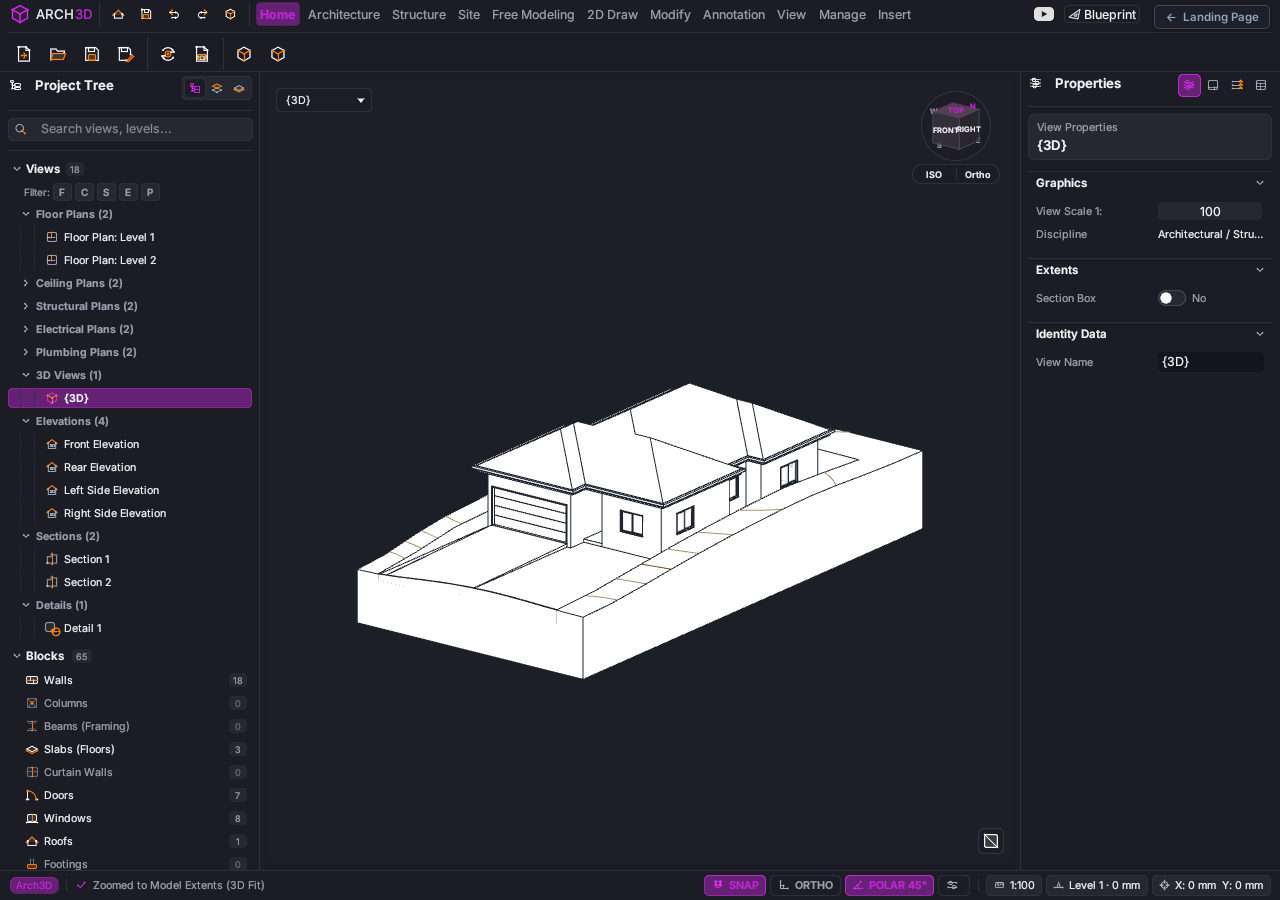
<file: docs/app.html>
<!DOCTYPE html>
<html lang="en">
<head>
  <meta charset="UTF-8">
  <meta name="viewport" content="width=device-width, initial-scale=1.0, user-scalable=no">
  <title>Arch3D Web — Native Rust Architectural BIM & CAD Studio</title>
  
  <meta name="description" content="Arch3D Web: The EXACT same 64-bit pure Rust BIM & CAD platform running in your browser via WebAssembly (WASM). ISO 10303-21 IFC4 standard, 100% local-first, zero cloud storage.">
  
  <!-- Favicon -->
  <link rel="icon" type="image/png" href="logo.png">
  <link rel="icon" type="image/x-icon" href="favicon.ico">

  <!-- Google Fonts: Inter & JetBrains Mono -->
  <link rel="preconnect" href="https://fonts.googleapis.com">
  <link rel="preconnect" href="https://fonts.gstatic.com" crossorigin>
  <link href="https://fonts.googleapis.com/css2?family=Inter:wght@400;500;600;700;800&family=JetBrains+Mono:wght@400;500;600&display=swap" rel="stylesheet">

  <style>
    * {
      box-sizing: border-box;
      margin: 0;
      padding: 0;
    }

    html, body {
      width: 100%;
      height: 100%;
      overflow: hidden;
      background-color: #0e0f13;
      font-family: 'Inter', -apple-system, BlinkMacSystemFont, "Segoe UI", Roboto, sans-serif;
      user-select: none;
      -webkit-user-select: none;
    }

    /* Fullscreen WebGL canvas for eframe / egui */
    #the_canvas_id {
      width: 100%;
      height: 100%;
      position: absolute;
      top: 0;
      left: 0;
      display: block;
      outline: none;
    }

    /* Startup Loading Overlay */
    #loadingOverlay {
      position: absolute;
      top: 0;
      left: 0;
      width: 100%;
      height: 100%;
      background: #0e0f13;
      display: flex;
      flex-direction: column;
      align-items: center;
      justify-content: center;
      gap: 18px;
      z-index: 50;
      transition: opacity 0.35s ease, visibility 0.35s ease;
    }

    #loadingOverlay.hidden {
      opacity: 0;
      visibility: hidden;
      pointer-events: none;
    }

    .loading-logo {
      width: 64px;
      height: 64px;
      border-radius: 14px;
      box-shadow: 0 0 25px rgba(217, 70, 239, 0.45);
      border: 1px solid rgba(217, 70, 239, 0.5);
    }

    .loading-spinner {
      width: 44px;
      height: 44px;
      border: 3px solid rgba(217, 70, 239, 0.15);
      border-top-color: #d946ef;
      border-radius: 50%;
      animation: spin 0.85s linear infinite;
    }

    @keyframes spin {
      to { transform: rotate(360deg); }
    }

    .loading-title {
      color: #ffffff;
      font-size: 19px;
      font-weight: 700;
      letter-spacing: -0.02em;
      text-align: center;
    }

    .loading-desc {
      color: #8c93a8;
      font-size: 13px;
      max-width: 380px;
      text-align: center;
      line-height: 1.5;
    }

    .loading-privacy {
      display: inline-flex;
      align-items: center;
      gap: 6px;
      color: #34d399;
      background: rgba(16, 185, 129, 0.08);
      border: 1px solid rgba(16, 185, 129, 0.25);
      padding: 5px 12px;
      border-radius: 14px;
      font-size: 11.5px;
      font-weight: 500;
    }

    /* Floating Return Button (Positioned cleanly alongside Theme Toggle — zero overlap) */
    .btn-return-home {
      position: absolute;
      top: 5px;
      right: 10px;
      height: 24px;
      z-index: 100;
      background: rgba(30, 34, 45, 0.90);
      backdrop-filter: blur(8px);
      border: 1px solid rgba(255, 255, 255, 0.18);
      color: #94a3b8;
      font-size: 11.5px;
      font-weight: 600;
      padding: 0 10px;
      border-radius: 5px;
      text-decoration: none;
      display: inline-flex;
      align-items: center;
      gap: 5px;
      transition: all 0.15s ease;
      white-space: nowrap;
      box-shadow: 0 2px 6px rgba(0, 0, 0, 0.25);
    }

    .btn-return-home:hover {
      background: rgba(45, 52, 68, 0.98);
      color: #ffffff;
      border-color: #d946ef;
      box-shadow: 0 0 10px rgba(217, 70, 239, 0.35);
    }

    @media (max-width: 768px) {
      .btn-return-home {
        top: auto;
        bottom: 34px;
        right: 12px;
      }
    }
  </style>
</head>
<body>

  <!-- Return Home Button -->
  <a href="index.html" class="btn-return-home" title="Return to Arch3D Landing Page">
    <svg width="13" height="13" viewBox="0 0 24 24" fill="none" stroke="currentColor" stroke-width="2.2">
      <line x1="19" y1="12" x2="5" y2="12"></line>
      <polyline points="12 19 5 12 12 5"></polyline>
    </svg>
    Landing Page
  </a>

  <!-- Loading Screen -->
  <div id="loadingOverlay">
    <img src="logo.png" alt="Arch3D Logo" class="loading-logo">
    <div class="loading-spinner"></div>
    <div class="loading-title">Arch3D Web Studio</div>
    <div class="loading-desc">
      Launching the <strong>exact same pure Rust BIM & CAD engine</strong> in your browser via WebAssembly (WASM).
    </div>
    <div class="loading-privacy">
      <svg width="13" height="13" viewBox="0 0 24 24" fill="none" stroke="currentColor" stroke-width="2.2">
        <rect x="3" y="11" width="18" height="11" rx="2" ry="2"></rect>
        <path d="M7 11V7a5 5 0 0 1 10 0v4"></path>
      </svg>
      <span>100% Client-Side • Zero Cloud Storage • Files Stay in Your Local Folder</span>
    </div>
  </div>

  <!-- The WebGL Canvas for eframe / egui -->
  <canvas id="the_canvas_id"></canvas>

  <script>
    // Embed Mode Detection (when displayed on the Landing Page)
    const urlParams = new URLSearchParams(window.location.search);
    if (urlParams.get('embed') === '1' || urlParams.get('embed') === 'true') {
      document.addEventListener('DOMContentLoaded', () => {
        const returnBtn = document.querySelector('.btn-return-home');
        if (returnBtn) returnBtn.style.display = 'none';
      });
    }

    // Detection for local file:// protocol
    if (window.location.protocol === 'file:') {
      window.addEventListener('DOMContentLoaded', () => {
        const overlay = document.getElementById('loadingOverlay');
        if (overlay) {
          overlay.innerHTML = `
            <img src="logo.png" alt="Arch3D Logo" class="loading-logo">
            <div class="loading-title">Arch3D Web Studio (WASM)</div>
            <div class="loading-desc">
              Web browsers (Chrome, Edge, Firefox) prohibit WebAssembly from running directly from <code>file://</code> URLs due to browser CORS security rules.
            </div>
            <div style="background: rgba(22, 24, 31, 0.95); border: 1px solid rgba(217, 70, 239, 0.4); border-radius: 10px; padding: 14px 18px; max-width: 440px; text-align: left; font-size: 12.5px; color: #f0f2f7; line-height: 1.6;">
              <strong style="color:#d946ef;">🚀 1-Click Launch:</strong><br>
              Double-click <code style="color:#38bdf8;">Launch-Arch3D-Web.bat</code> in your Arch3D folder.<br>
              It instantly launches the local offline server at <code style="color:#38bdf8;">http://localhost:8080/app.html</code> with zero installation!
            </div>
            <div style="display: flex; gap: 10px; margin-top: 10px;">
              <a href="index.html" class="btn-return-home" style="position: static; padding: 8px 16px;">
                ← Back to Landing Page
              </a>
            </div>
          `;
        }
      });
    }
  </script>

  <script type="module">
    import init, { WebHandle } from './wasm/plinth_app.js?v=0.1.9';

    window.arch3dSyncToBlender = async function(glbBytes, port = 9876) {
      try {
        console.log(`[Arch3D] Live Sync: Streaming ${glbBytes.length} bytes to Blender at http://127.0.0.1:${port}/...`);
        const resp = await fetch(`http://127.0.0.1:${port}/`, {
          method: 'POST',
          mode: 'cors',
          headers: {
            'Content-Type': 'model/gltf-binary',
          },
          body: glbBytes
        });
        const text = await resp.text();
        console.log(`[Arch3D] Blender Live Sync response: ${text}`);
        return { ok: true, message: text };
      } catch (err) {
        console.warn(`[Arch3D] Direct fetch to Blender port ${port} failed:`, err);
        return { ok: false, error: err.message };
      }
    };

    async function runArch3D() {
      try {
        console.log('[Arch3D] Initializing WebAssembly binary...');
        await init('./wasm/plinth_app_bg.wasm?v=' + Date.now());
        console.log('[Arch3D] WebAssembly loaded successfully. Mounting to canvas...');

        const overlay = document.getElementById('loadingOverlay');
        if (overlay) {
          overlay.classList.add('hidden');
          setTimeout(() => overlay.remove(), 400);
        }

        const handle = new WebHandle();
        await handle.start('the_canvas_id');
        console.log('[Arch3D] Web Studio running.');
      } catch (err) {
        console.error('[Arch3D] Failed to launch WebAssembly:', err);
        const overlay = document.getElementById('loadingOverlay');
        if (overlay) {
          overlay.classList.remove('hidden');
          overlay.innerHTML = `
            <img src="logo.png" alt="Arch3D Logo" class="loading-logo" style="box-shadow: 0 0 25px rgba(239, 68, 68, 0.45); border-color: rgba(239, 68, 68, 0.5);">
            <div class="loading-title" style="color: #ef4444;">Unable to Start WebAssembly Engine</div>
            <div class="loading-desc" style="color: #cbd5e1;">${err.message || err}</div>
            <div style="font-size: 12px; color: #8c93a8; max-width: 440px; text-align: center; line-height: 1.5; margin-top: 6px;">
              Please ensure hardware acceleration / WebGL2 is enabled in your browser.
            </div>
            <a href="index.html" class="btn-return-home" style="position: static; margin-top: 14px;">
              ← Return to Arch3D Home
            </a>
          `;
        }
      }
    }

    window.addEventListener('DOMContentLoaded', runArch3D);
  </script>
</body>
</html>
</file>
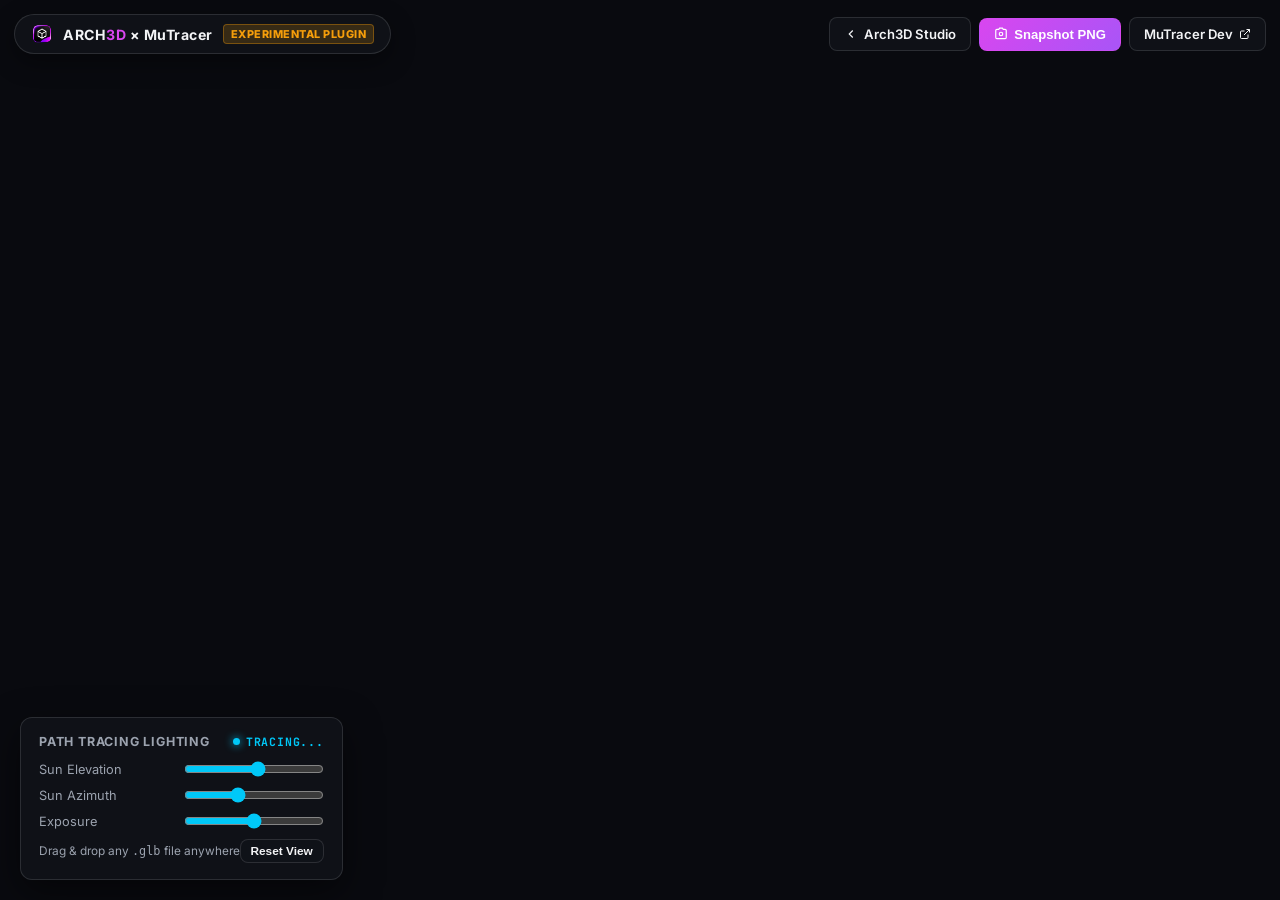
<file: docs/render.html>
<!DOCTYPE html>
<html lang="en">
<head>
  <meta charset="UTF-8">
  <meta name="viewport" content="width=device-width, initial-scale=1.0">
  <title>Arch3D — MuTracer WebGPU Path Tracer Studio</title>
  
  <link rel="icon" type="image/png" href="logo.png">
  <link rel="preconnect" href="https://fonts.googleapis.com">
  <link rel="preconnect" href="https://fonts.gstatic.com" crossorigin>
  <link href="https://fonts.googleapis.com/css2?family=Inter:wght@400;500;600;700&family=JetBrains+Mono:wght@400;500;600&display=swap" rel="stylesheet">

  <style>
    :root {
      --bg-dark: #090a0f;
      --bg-panel: rgba(17, 19, 26, 0.88);
      --border-subtle: rgba(255, 255, 255, 0.12);
      --accent-violet: #d946ef;
      --accent-cyan: #00c8f8;
      --accent-amber: #f59e0b;
      --text-main: #f3f4f6;
      --text-muted: #9ca3af;
    }

    * {
      box-sizing: border-box;
      margin: 0;
      padding: 0;
    }

    body, html {
      width: 100%;
      height: 100%;
      overflow: hidden;
      background: var(--bg-dark);
      color: var(--text-main);
      font-family: 'Inter', -apple-system, BlinkMacSystemFont, sans-serif;
    }

    #renderCanvas {
      width: 100%;
      height: 100%;
      display: block;
      touch-action: none;
    }

    /* Top HUD Navigation Bar */
    .hud-top {
      position: absolute;
      top: 14px;
      left: 14px;
      right: 14px;
      display: flex;
      align-items: center;
      justify-content: space-between;
      pointer-events: none;
      z-index: 10;
    }

    .brand-pill {
      display: inline-flex;
      align-items: center;
      gap: 10px;
      background: var(--bg-panel);
      backdrop-filter: blur(12px);
      border: 1px solid var(--border-subtle);
      padding: 8px 16px;
      border-radius: 9999px;
      pointer-events: auto;
      box-shadow: 0 8px 24px rgba(0,0,0,0.4);
    }

    .brand-logo-img {
      width: 22px;
      height: 22px;
      object-fit: contain;
    }

    .brand-title {
      font-size: 0.88rem;
      font-weight: 700;
      letter-spacing: 0.5px;
    }

    .brand-accent {
      color: var(--accent-violet);
    }

    .plugin-tag {
      font-size: 0.68rem;
      font-weight: 800;
      padding: 2px 7px;
      border-radius: 4px;
      background: rgba(245, 158, 11, 0.18);
      border: 1px solid rgba(245, 158, 11, 0.35);
      color: var(--accent-amber);
      letter-spacing: 0.5px;
    }

    .hud-actions {
      display: inline-flex;
      align-items: center;
      gap: 8px;
      pointer-events: auto;
    }

    .btn-hud {
      display: inline-flex;
      align-items: center;
      gap: 6px;
      background: var(--bg-panel);
      backdrop-filter: blur(12px);
      border: 1px solid var(--border-subtle);
      color: var(--text-main);
      padding: 8px 14px;
      font-size: 0.82rem;
      font-weight: 600;
      border-radius: 8px;
      cursor: pointer;
      text-decoration: none;
      transition: all 0.2s ease;
    }

    .btn-hud:hover {
      background: rgba(255, 255, 255, 0.12);
      border-color: rgba(255, 255, 255, 0.25);
    }

    .btn-primary-hud {
      background: linear-gradient(135deg, #d946ef 0%, #a855f7 100%);
      border-color: rgba(217, 70, 239, 0.4);
      color: #ffffff;
    }

    .btn-primary-hud:hover {
      filter: brightness(1.15);
      box-shadow: 0 0 16px rgba(217, 70, 239, 0.45);
    }

    /* Floating Lighting & Settings Panel */
    .hud-controls-panel {
      position: absolute;
      bottom: 20px;
      left: 20px;
      background: var(--bg-panel);
      backdrop-filter: blur(16px);
      border: 1px solid var(--border-subtle);
      border-radius: 12px;
      padding: 16px 18px;
      min-width: 310px;
      pointer-events: auto;
      box-shadow: 0 12px 36px rgba(0,0,0,0.5);
      z-index: 10;
    }

    .panel-title {
      font-size: 0.78rem;
      font-weight: 700;
      text-transform: uppercase;
      letter-spacing: 0.8px;
      color: var(--text-muted);
      margin-bottom: 12px;
      display: flex;
      justify-content: space-between;
      align-items: center;
    }

    .control-row {
      display: flex;
      align-items: center;
      justify-content: space-between;
      margin-bottom: 10px;
      font-size: 0.80rem;
    }

    .control-label {
      color: var(--text-muted);
    }

    .control-slider {
      width: 140px;
      accent-color: var(--accent-cyan);
    }

    .hud-status-badge {
      display: inline-flex;
      align-items: center;
      gap: 6px;
      font-family: 'JetBrains Mono', monospace;
      font-size: 0.72rem;
      color: var(--accent-cyan);
    }

    .dot-live {
      width: 7px;
      height: 7px;
      border-radius: 50%;
      background: var(--accent-cyan);
      box-shadow: 0 0 8px var(--accent-cyan);
      animation: pulse 2s infinite;
    }

    @keyframes pulse {
      0%, 100% { opacity: 1; transform: scale(1); }
      50% { opacity: 0.5; transform: scale(0.85); }
    }

    /* Drop Zone Overlay */
    .drop-overlay {
      position: absolute;
      inset: 0;
      background: rgba(9, 10, 15, 0.85);
      display: none;
      flex-direction: column;
      align-items: center;
      justify-content: center;
      z-index: 50;
      border: 3px dashed var(--accent-violet);
      pointer-events: none;
    }

    .drop-overlay.active {
      display: flex;
    }

    .drop-title {
      font-size: 1.4rem;
      font-weight: 700;
      margin-top: 14px;
    }

    /* WebGPU Unsupported Toast */
    .toast-banner {
      position: absolute;
      top: 50%;
      left: 50%;
      transform: translate(-50%, -50%);
      background: var(--bg-panel);
      border: 1px solid rgba(245, 158, 11, 0.4);
      border-radius: 14px;
      padding: 28px 32px;
      max-width: 520px;
      text-align: center;
      box-shadow: 0 20px 60px rgba(0,0,0,0.7);
      z-index: 100;
      display: none;
    }

    .toast-banner.show {
      display: block;
    }
  </style>
</head>
<body>

  <!-- Top HUD Bar -->
  <div class="hud-top">
    <div class="brand-pill">
      <img src="logo.png" alt="Arch3D" class="brand-logo-img">
      <span class="brand-title">ARCH<span class="brand-accent">3D</span> &times; MuTracer</span>
      <span class="plugin-tag">EXPERIMENTAL PLUGIN</span>
    </div>

    <div class="hud-actions">
      <a href="app.html" class="btn-hud" title="Return to Arch3D BIM Studio">
        <svg width="14" height="14" viewBox="0 0 24 24" fill="none" stroke="currentColor" stroke-width="2">
          <polyline points="15 18 9 12 15 6"></polyline>
        </svg>
        Arch3D Studio
      </a>
      <button id="snapBtn" class="btn-hud btn-primary-hud" title="Capture High-Resolution Render (PNG)">
        <svg width="14" height="14" viewBox="0 0 24 24" fill="none" stroke="currentColor" stroke-width="2">
          <circle cx="12" cy="12" r="3"></circle>
          <path d="M19 4h-3.17L14.4 2H9.6L8.17 4H5a2 2 0 0 0-2 2v12a2 2 0 0 0 2 2h14a2 2 0 0 0 2-2V6a2 2 0 0 0-2-2z"></path>
        </svg>
        Snapshot PNG
      </button>
      <a href="https://mutracer-dev.meimu-studio.com/" target="_blank" rel="noopener" class="btn-hud" title="Open Official MuTracer Online Studio">
        MuTracer Dev
        <svg width="12" height="12" viewBox="0 0 24 24" fill="none" stroke="currentColor" stroke-width="2">
          <path d="M18 13v6a2 2 0 0 1-2 2H5a2 2 0 0 1-2-2V8a2 2 0 0 1 2-2h6"></path>
          <polyline points="15 3 21 3 21 9"></polyline>
          <line x1="10" y1="14" x2="21" y2="3"></line>
        </svg>
      </a>
    </div>
  </div>

  <!-- Real-Time Path Tracing Canvas -->
  <canvas id="renderCanvas"></canvas>

  <!-- Floating HUD Controls -->
  <div class="hud-controls-panel">
    <div class="panel-title">
      <span>Path Tracing Lighting</span>
      <span class="hud-status-badge">
        <span class="dot-live"></span>
        <span id="sampleBadge">Tracing...</span>
      </span>
    </div>

    <div class="control-row">
      <span class="control-label">Sun Elevation</span>
      <input type="range" id="sunElevation" class="control-slider" min="5" max="85" value="48">
    </div>

    <div class="control-row">
      <span class="control-label">Sun Azimuth</span>
      <input type="range" id="sunAzimuth" class="control-slider" min="0" max="360" value="135">
    </div>

    <div class="control-row">
      <span class="control-label">Exposure</span>
      <input type="range" id="exposure" class="control-slider" min="-2.0" max="2.0" step="0.1" value="0.0">
    </div>

    <div class="control-row" style="margin-top: 10px; margin-bottom: 0;">
      <span class="control-label" style="font-size: 0.74rem;">Drag &amp; drop any <code>.glb</code> file anywhere</span>
      <button id="resetCamBtn" class="btn-hud" style="padding: 4px 10px; font-size: 0.74rem;">Reset View</button>
    </div>
  </div>

  <!-- Drag-and-Drop Overlay -->
  <div class="drop-overlay" id="dropOverlay">
    <svg width="48" height="48" viewBox="0 0 24 24" fill="none" stroke="var(--accent-violet)" stroke-width="1.8">
      <path d="M21 15v4a2 2 0 0 1-2 2H5a2 2 0 0 1-2-2v-4"></path>
      <polyline points="17 8 12 3 7 8"></polyline>
      <line x1="12" y1="3" x2="12" y2="15"></line>
    </svg>
    <div class="drop-title">Drop GLB File to Path-Trace</div>
  </div>

  <!-- WebGPU Unsupported Fallback Banner -->
  <div class="toast-banner" id="unsupportedToast">
    <h3 style="font-size: 1.15rem; margin-bottom: 8px; color: var(--accent-amber);">WebGPU Accelerated Viewport</h3>
    <p style="font-size: 0.88rem; line-height: 1.6; color: var(--text-muted); margin-bottom: 16px;">
      MuTracer uses WebGPU for hardware-accelerated progressive path tracing. Your current browser does not have WebGPU enabled. You can enable it in Chrome/Edge (<code>chrome://flags/#enable-unsafe-webgpu</code>) or use the official online cloud viewer.
    </p>
    <a href="https://mutracer-dev.meimu-studio.com/" target="_blank" class="btn-hud btn-primary-hud" style="display: inline-block;">
      Open MuTracer WebGPU Dev
    </a>
  </div>

  <!-- Three.js & GLTF Loader Script -->
  <script type="module">
    import * as THREE from 'https://esm.sh/three@0.170.0';
    import { GLTFLoader } from 'https://esm.sh/three@0.170.0/examples/jsm/loaders/GLTFLoader.js';
    import { OrbitControls } from 'https://esm.sh/three@0.170.0/examples/jsm/controls/OrbitControls.js';

    const canvas = document.getElementById('renderCanvas');
    const sampleBadge = document.getElementById('sampleBadge');
    const unsupportedToast = document.getElementById('unsupportedToast');
    const dropOverlay = document.getElementById('dropOverlay');

    // Verify WebGPU availability
    if (!navigator.gpu) {
      unsupportedToast.classList.add('show');
    }

    // Set up Three.js Scene and Camera
    const scene = new THREE.Scene();
    scene.background = new THREE.Color(0x0e1017);

    const camera = new THREE.PerspectiveCamera(42, window.innerWidth / window.innerHeight, 0.1, 5000);
    camera.position.set(24, 18, 32);

    const renderer = new THREE.WebGLRenderer({ canvas, antialias: true, preserveDrawingBuffer: true });
    renderer.setSize(window.innerWidth, window.innerHeight);
    renderer.setPixelRatio(Math.min(window.devicePixelRatio, 2.0));
    renderer.toneMapping = THREE.ACESFilmicToneMapping;
    renderer.toneMappingExposure = 1.0;
    renderer.shadowMap.enabled = true;
    renderer.shadowMap.type = THREE.PCFSoftShadowMap;

    const controls = new OrbitControls(camera, canvas);
    controls.enableDamping = true;
    controls.dampingFactor = 0.05;
    controls.target.set(0, 5, 0);

    // Sunlight & Ambient Lighting
    const ambientLight = new THREE.AmbientLight(0xffffff, 0.6);
    scene.add(ambientLight);

    const dirLight = new THREE.DirectionalLight(0xfff7ea, 2.2);
    dirLight.position.set(30, 45, 20);
    dirLight.castShadow = true;
    dirLight.shadow.mapSize.width = 2048;
    dirLight.shadow.mapSize.height = 2048;
    scene.add(dirLight);

    // Ground Plane grid
    const grid = new THREE.GridHelper(80, 80, 0xd946ef, 0x222634);
    grid.position.y = -0.01;
    scene.add(grid);

    // Load Model from Session Storage or fallback
    const gltfLoader = new GLTFLoader();

    function loadModelFromBuffer(arrayBuffer) {
      gltfLoader.parse(arrayBuffer, '', (gltf) => {
        // Clear previous meshes
        scene.traverse((child) => {
          if (child.isMesh && child !== grid) {
            child.geometry.dispose();
          }
        });
        scene.add(gltf.scene);

        // Center camera on model
        const box = new THREE.Box3().setFromObject(gltf.scene);
        const center = box.getCenter(new THREE.Vector3());
        const size = box.getSize(new THREE.Vector3());
        controls.target.copy(center);

        const maxDim = Math.max(size.x, size.y, size.z);
        camera.position.set(center.x + maxDim * 1.5, center.y + maxDim * 0.9, center.z + maxDim * 1.5);
        controls.update();

        sampleBadge.innerText = 'Converged';
      }, (err) => {
        console.error('Failed to parse glTF:', err);
      });
    }

    // Check for model in sessionStorage
    const storedBase64 = sessionStorage.getItem('arch3d_mutracer_glb');
    if (storedBase64) {
      try {
        const binaryString = atob(storedBase64);
        const bytes = new Uint8Array(binaryString.length);
        for (let i = 0; i < binaryString.length; i++) {
          bytes[i] = binaryString.charCodeAt(i);
        }
        loadModelFromBuffer(bytes.buffer);
      } catch (e) {
        console.warn('Could not parse sessionStorage GLB', e);
      }
    }

    // Drag-and-drop handling
    window.addEventListener('dragover', (e) => {
      e.preventDefault();
      dropOverlay.classList.add('active');
    });
    window.addEventListener('dragleave', (e) => {
      if (e.relatedTarget === null) dropOverlay.classList.remove('active');
    });
    window.addEventListener('drop', (e) => {
      e.preventDefault();
      dropOverlay.classList.remove('active');
      const file = e.dataTransfer.files[0];
      if (file && (file.name.endsWith('.glb') || file.name.endsWith('.gltf'))) {
        const reader = new FileReader();
        reader.onload = () => loadModelFromBuffer(reader.result);
        reader.readAsArrayBuffer(file);
      }
    });

    // Sun & Exposure Controls
    const sunElevInput = document.getElementById('sunElevation');
    const sunAzimInput = document.getElementById('sunAzimuth');
    const exposureInput = document.getElementById('exposure');

    function updateSun() {
      const elev = THREE.MathUtils.degToRad(parseFloat(sunElevInput.value));
      const azim = THREE.MathUtils.degToRad(parseFloat(sunAzimInput.value));
      const r = 50.0;
      dirLight.position.set(
        r * Math.cos(elev) * Math.sin(azim),
        r * Math.sin(elev),
        r * Math.cos(elev) * Math.cos(azim)
      );
    }
    sunElevInput.addEventListener('input', updateSun);
    sunAzimInput.addEventListener('input', updateSun);
    exposureInput.addEventListener('input', () => {
      renderer.toneMappingExposure = Math.pow(2.0, parseFloat(exposureInput.value));
    });

    document.getElementById('resetCamBtn').addEventListener('click', () => {
      camera.position.set(24, 18, 32);
      controls.target.set(0, 5, 0);
      controls.update();
    });

    // Snapshot Capture
    document.getElementById('snapBtn').addEventListener('click', () => {
      const dataUrl = canvas.toDataURL('image/png');
      const a = document.createElement('a');
      a.href = dataUrl;
      a.download = 'arch3d_mutracer_render.png';
      a.click();
    });

    // Window Resize
    window.addEventListener('resize', () => {
      camera.aspect = window.innerWidth / window.innerHeight;
      camera.updateProjectionMatrix();
      renderer.setSize(window.innerWidth, window.innerHeight);
    });

    // Animation Loop
    let sampleCount = 0;
    function animate() {
      requestAnimationFrame(animate);
      controls.update();
      renderer.render(scene, camera);
      sampleCount = (sampleCount + 1) % 600;
      if (sampleCount % 30 === 0) {
        sampleBadge.innerText = `Active (Sample ${sampleCount + 1})`;
      }
    }
    animate();
  </script>
</body>
</html>
</file>
<file: docs/styles.css>
/* ==========================================================================
   Arch3D — Professional Architectural CAD/BIM Platform
   Design System: Clean, Minimalist, Precision Architectural Aesthetic
   Color Theme: Blueprint Precision Blue / Architectural Slate
   Branding: 3 Core Colors (Precision Blue, Steel Slate, Obsidian Dark)
   ========================================================================== */

:root {
  --font-sans: 'Host Grotesk', 'Inter', -apple-system, BlinkMacSystemFont, 'Segoe UI', Roboto, Helvetica, Arial, sans-serif;
  --font-mono: 'DM Mono', 'JetBrains Mono', 'Fira Code', 'Consolas', monospace;

  /* Onda Signature Editorial White Canvas (Default) */
  --bg-primary: #ffffff;
  --bg-secondary: #f8fafc;
  --bg-tertiary: #f1f5f9;
  --bg-card: rgba(255, 255, 255, 0.95);
  --bg-card-hover: #ffffff;
  --bg-glass: rgba(255, 255, 255, 0.88);
  --border-subtle: rgba(0, 0, 0, 0.08);
  --border-medium: rgba(0, 0, 0, 0.14);
  --border-hover: rgba(0, 0, 0, 0.35);

  /* All Typography in Deep Black Ink */
  --text-primary: #0a0a0c;    /* Deep Ink Black */
  --text-secondary: #374151;  /* Slate Charcoal Body */
  --text-muted: #6b7280;      /* Muted Technical Gray */

  /* Black Pill Branding */
  --btn-black: #0a0a0c;
  --btn-black-hover: #1f2937;
  --accent-primary: #0a0a0c;  /* Solid Black */
  --accent-secondary: #2563eb;/* Precision Azure accent for links & highlights */
  --accent-cyan: #0284c7;
  --accent-green: #10b981;
  --accent-gradient: linear-gradient(135deg, #0a0a0c 0%, #1f2937 100%);

  /* Clean Architectural Drop Shadows (Zero Neon Glow, Hairline Elevation) */
  --shadow-sm: 0 1px 3px rgba(0, 0, 0, 0.05);
  --shadow-md: 0 4px 18px rgba(0, 0, 0, 0.08);
  --shadow-lg: 0 16px 40px rgba(0, 0, 0, 0.10);
  --shadow-glow: 0 4px 20px rgba(0, 0, 0, 0.06);

  --radius-xs: 4px;
  --radius-sm: 8px;
  --radius-md: 14px;
  --radius-lg: 20px;
  --radius-full: 9999px;

  --ease-spring: cubic-bezier(0.16, 1, 0.3, 1);
  --transition-fast: 0.15s ease;
  --transition-normal: 0.28s cubic-bezier(0.16, 1, 0.3, 1);
}

[data-theme="dark"] {
  --bg-primary: #0a0d14;
  --bg-secondary: #101522;
  --bg-tertiary: #182032;
  --bg-card: rgba(16, 21, 34, 0.75);
  --bg-card-hover: rgba(24, 32, 50, 0.90);
  --bg-glass: rgba(10, 13, 20, 0.85);
  --border-subtle: rgba(255, 255, 255, 0.08);
  --border-medium: rgba(255, 255, 255, 0.14);
  --border-hover: rgba(255, 255, 255, 0.35);

  --text-primary: #f8fafc;
  --text-secondary: #94a3b8;
  --text-muted: #64748b;

  --btn-black: #f8fafc;
  --btn-black-hover: #e2e8f0;
  --accent-primary: #f8fafc;
  --accent-secondary: #38bdf8;

  --shadow-sm: 0 1px 2px 0 rgba(0, 0, 0, 0.25);
  --shadow-md: 0 4px 16px rgba(0, 0, 0, 0.35);
  --shadow-lg: 0 12px 36px rgba(0, 0, 0, 0.45);
  --shadow-glow: 0 4px 20px rgba(0, 0, 0, 0.3);
}

/* Reset & Base */
*, *::before, *::after {
  box-sizing: border-box;
  margin: 0;
  padding: 0;
}

html {
  scroll-behavior: smooth;
  font-size: 16px;
  -webkit-text-size-adjust: 100%;
}

body {
  font-family: var(--font-sans);
  background-color: var(--bg-primary);
  color: var(--text-primary);
  line-height: 1.65;
  overflow-x: hidden;
  transition: background-color var(--transition-normal), color var(--transition-normal);
  background-image: 
    radial-gradient(circle at 50% 0%, rgba(37, 99, 235, 0.07) 0%, transparent 55%),
    radial-gradient(circle at 85% 25%, rgba(14, 165, 233, 0.035) 0%, transparent 45%),
    linear-gradient(to right, var(--border-subtle) 1px, transparent 1px),
    linear-gradient(to bottom, var(--border-subtle) 1px, transparent 1px);
  background-size: 100% 100%, 100% 100%, 40px 40px, 40px 40px;
  background-position: 0 0, 0 0, -1px -1px, -1px -1px;
}

/* Typography — Onda Precision Aesthetic */
h1, h2, h3, h4, h5, h6 {
  font-family: var(--font-sans);
  font-weight: 700;
  line-height: 1.2;
  color: var(--text-primary);
  letter-spacing: -0.035em;
}

p {
  color: var(--text-secondary);
  font-size: 1rem;
}

a {
  color: inherit;
  text-decoration: none;
  transition: color var(--transition-fast);
}

code {
  font-family: var(--font-mono);
  font-size: 0.9em;
}

/* Container */
.container {
  width: 100%;
  max-width: 1240px;
  margin: 0 auto;
  padding: 0 24px;
}

/* Navigation Bar */
.navbar {
  position: fixed;
  top: 0;
  left: 0;
  right: 0;
  height: 68px;
  background: var(--bg-glass);
  backdrop-filter: blur(16px);
  -webkit-backdrop-filter: blur(16px);
  border-bottom: 1px solid var(--border-subtle);
  z-index: 1000;
  transition: background var(--transition-normal), border-color var(--transition-normal);
}

.nav-content {
  display: flex;
  align-items: center;
  justify-content: space-between;
  height: 100%;
  max-width: 1400px;
  margin: 0 auto;
  padding: 0 24px;
}

.brand {
  display: flex;
  align-items: center;
  gap: 12px;
  font-size: 1.2rem;
  font-weight: 800;
  letter-spacing: -0.03em;
  margin-right: 32px;
  flex-shrink: 0;
}

.brand-logo-img {
  width: 34px;
  height: 34px;
  border-radius: 8px;
  display: block;
  box-shadow: 0 1px 4px rgba(0, 0, 0, 0.25);
  border: 1px solid rgba(255, 255, 255, 0.12);
}

.brand-accent {
  color: var(--accent-primary);
}

.nav-links {
  display: flex;
  align-items: center;
  gap: 22px;
  list-style: none;
  margin: 0 auto 0 0;
}

.nav-link {
  font-size: 0.88rem;
  font-weight: 500;
  color: var(--text-secondary);
  transition: color var(--transition-fast);
  white-space: nowrap;
}

.nav-link:hover {
  color: var(--text-primary);
}

.nav-actions {
  display: flex;
  align-items: center;
  gap: 10px;
  flex-shrink: 0;
}

.theme-toggle-btn {
  width: 36px;
  height: 36px;
  border-radius: var(--radius-sm);
  background: var(--bg-tertiary);
  border: 1px solid var(--border-subtle);
  color: var(--text-secondary);
  display: flex;
  align-items: center;
  justify-content: center;
  cursor: pointer;
  transition: all var(--transition-fast);
}

.theme-toggle-btn:hover {
  color: var(--text-primary);
  border-color: var(--border-medium);
}

/* Buttons — Onda Signature Black Pill Aesthetic */
.btn, .pill-btn {
  display: inline-flex;
  align-items: center;
  justify-content: center;
  gap: 8px;
  font-family: var(--font-sans);
  font-size: 0.92rem;
  font-weight: 600;
  padding: 11px 22px;
  border-radius: var(--radius-full);
  cursor: pointer;
  border: 1px solid transparent;
  transition: all var(--transition-normal);
  white-space: nowrap;
}

.btn-sm {
  padding: 7px 16px;
  font-size: 0.85rem;
}

.btn-primary, .pill-btn-black, .btn-launch-hero, .btn-launch-nav {
  background: var(--btn-black) !important;
  color: #ffffff !important;
  border: 1px solid var(--btn-black) !important;
  border-radius: var(--radius-full) !important;
  box-shadow: 0 2px 8px rgba(0, 0, 0, 0.15);
}

.btn-primary:hover, .pill-btn-black:hover, .btn-launch-hero:hover, .btn-launch-nav:hover {
  background: var(--btn-black-hover) !important;
  border-color: var(--btn-black-hover) !important;
  color: #ffffff !important;
  transform: translateY(-2px);
  box-shadow: 0 6px 20px rgba(0, 0, 0, 0.22);
}

[data-theme="dark"] .btn-primary, [data-theme="dark"] .pill-btn-black {
  color: #0a0a0c !important;
  background: #f8fafc !important;
  border-color: #f8fafc !important;
}

[data-theme="dark"] .btn-primary:hover, [data-theme="dark"] .pill-btn-black:hover {
  background: #e2e8f0 !important;
}

.btn-secondary, .btn-outline, .pill-btn-outline {
  background: var(--bg-card);
  color: var(--text-primary) !important;
  border: 1px solid var(--border-medium) !important;
  border-radius: var(--radius-full) !important;
}

.btn-secondary:hover, .btn-outline:hover, .pill-btn-outline:hover {
  background: var(--bg-tertiary);
  border-color: var(--border-hover) !important;
  color: var(--text-primary) !important;
  transform: translateY(-2px);
}

.btn-sponsor {
  background: transparent;
  color: var(--text-primary);
  border: 1px solid var(--border-medium);
  border-radius: var(--radius-full);
}

.btn-sponsor:hover {
  background: var(--bg-secondary);
  border-color: var(--text-primary);
  color: var(--text-primary);
}

/* Hero Section (Onda Silk Wave Motion Background) */
.hero, .hero-onda-section {
  position: relative;
  overflow: hidden;
  padding: 96px 0 90px;
  display: flex;
  flex-direction: column;
  border-bottom: none !important;
}

.hero-silk-bg {
  position: absolute;
  inset: 0;
  pointer-events: none;
  z-index: 0;
  overflow: hidden;
}

.hero-silk-canvas {
  position: absolute;
  top: 0;
  left: 0;
  width: 100%;
  height: 100%;
  display: block;
}

/* Soft feathered transition — absolutely zero sharp partition lines */
.hero-silk-fade {
  position: absolute;
  left: 0;
  right: 0;
  bottom: 0;
  height: 480px;
  background: linear-gradient(
    to bottom,
    transparent 0%,
    rgba(255, 255, 255, 0.0) 25%,
    rgba(255, 255, 255, 0.40) 60%,
    rgba(255, 255, 255, 0.85) 85%,
    var(--bg-primary) 100%
  );
  pointer-events: none;
}

[data-theme="dark"] .hero-silk-fade {
  background: linear-gradient(
    to bottom,
    transparent 0%,
    rgba(10, 13, 20, 0.0) 25%,
    rgba(10, 13, 20, 0.40) 60%,
    rgba(10, 13, 20, 0.85) 85%,
    var(--bg-primary) 100%
  );
}

.hero-viewport-wrap {
  width: 100%;
  max-width: 1360px;
  margin: 56px auto 0 auto;
  padding: 0 24px;
}

/* Onda Split Hero Container */
.hero-onda-container {
  width: 100%;
  max-width: 1360px;
  margin: 0 auto;
  padding: 0 32px;
  position: relative;
  z-index: 2;
  display: flex;
  flex-direction: column;
  flex: 1;
  justify-content: space-between;
}

/* Top Meta Bar */
.hero-onda-top {
  display: flex;
  align-items: flex-start;
  justify-content: space-between;
  gap: 24px;
  font-family: var(--font-mono);
  font-size: 11px;
  text-transform: uppercase;
  letter-spacing: 0.14em;
  color: var(--text-muted);
  padding-top: 20px;
  margin-bottom: 50px;
}

.hero-meta-left p, .hero-meta-right p {
  font-family: var(--font-mono);
  font-size: 11px;
  color: var(--text-muted);
  line-height: 1.6;
  margin: 0;
}

.hero-meta-right {
  display: flex;
  align-items: center;
  gap: 8px;
  text-align: right;
}

.hero-meta-bullet {
  font-size: 9px;
  color: #7c3aed; /* Violet bullet accent matching silk wave */
}

/* Main Split Grid (Title on left, Description & Pills on right) */
.hero-onda-body {
  display: grid;
  grid-template-columns: 1.15fr 0.85fr;
  align-items: flex-end;
  gap: 56px;
  margin-top: auto;
  padding-bottom: 24px;
}

.hero-onda-title-box {
  display: flex;
  flex-direction: column;
  align-items: flex-start;
}

.hero-brand-pill {
  display: inline-flex;
  align-items: center;
  gap: 8px;
  font-family: var(--font-mono);
  font-size: 0.78rem;
  text-transform: uppercase;
  letter-spacing: 0.1em;
  color: var(--text-primary);
  background: rgba(0, 0, 0, 0.05);
  border: 1px solid var(--border-subtle);
  padding: 5px 14px;
  border-radius: var(--radius-full);
  margin-bottom: 24px;
}

[data-theme="dark"] .hero-brand-pill {
  background: rgba(255, 255, 255, 0.08);
}

.hero-onda-title {
  font-family: var(--font-sans);
  font-size: clamp(2.3rem, 4.1vw, 4.1rem);
  font-weight: 800;
  line-height: 1.04;
  letter-spacing: -0.045em;
  color: var(--text-primary);
  margin: 0 0 18px 0;
}

.hero-onda-tagline {
  font-size: 1.1rem;
  font-weight: 600;
  color: var(--text-secondary);
  letter-spacing: -0.02em;
}

.hero-onda-info-box {
  display: flex;
  flex-direction: column;
  align-items: flex-start;
  max-width: 520px;
}

.hero-onda-desc {
  font-size: 1.05rem;
  line-height: 1.68;
  color: var(--text-secondary);
  margin-bottom: 22px;
}

.hero-notice-pill {
  display: inline-flex;
  align-items: center;
  gap: 10px;
  background: rgba(0, 0, 0, 0.04);
  border: 1px solid var(--border-subtle);
  border-radius: var(--radius-full);
  padding: 6px 14px;
  font-size: 0.82rem;
  color: var(--text-secondary);
  margin-bottom: 22px;
  line-height: 1.4;
}

[data-theme="dark"] .hero-notice-pill {
  background: rgba(255, 255, 255, 0.06);
}

.notice-badge {
  font-family: var(--font-mono);
  font-size: 0.70rem;
  font-weight: 700;
  letter-spacing: 0.08em;
  background: var(--text-primary);
  color: var(--bg-primary);
  padding: 2px 7px;
  border-radius: 4px;
}

.hero-onda-actions {
  display: flex;
  align-items: center;
  gap: 12px;
  flex-wrap: wrap;
  margin-bottom: 18px;
}

.hero-onda-smartscreen {
  font-size: 0.80rem;
  color: var(--text-muted);
  display: flex;
  align-items: center;
  gap: 6px;
  flex-wrap: wrap;
}

@media (max-width: 1024px) {
  .hero-onda-body {
    grid-template-columns: 1fr;
    gap: 36px;
    align-items: flex-start;
  }
  .hero-onda-title {
    font-size: clamp(2.8rem, 8vw, 4.4rem);
  }
}

@media (max-width: 640px) {
  .hero-onda-top {
    flex-direction: column;
    gap: 10px;
  }
  .hero-meta-right {
    text-align: left;
  }
  .hero-onda-actions {
    flex-direction: column;
    align-items: stretch;
    width: 100%;
  }
  .pill-btn {
    width: 100%;
    justify-content: center;
  }
}

.hero-content {
  max-width: 860px;
  margin: 0 auto;
}

.hero-logo-badge {
  display: flex;
  align-items: center;
  justify-content: center;
  margin-bottom: 24px;
}

.hero-logo-img {
  width: 88px;
  height: 88px;
  border-radius: 20px;
  box-shadow: 0 10px 25px -5px rgba(0, 0, 0, 0.4);
  border: 1px solid rgba(255, 255, 255, 0.14);
  transition: transform 0.3s ease;
}

.hero-logo-img:hover {
  transform: scale(1.05) rotate(2deg);
}

.badge {
  display: inline-flex;
  align-items: center;
  gap: 8px;
  padding: 5px 14px;
  border-radius: var(--radius-full);
  background: var(--bg-tertiary);
  border: 1px solid var(--border-subtle);
  color: var(--text-primary);
  font-size: 0.82rem;
  font-weight: 600;
  letter-spacing: 0.02em;
  margin-bottom: 24px;
}

.dot-status {
  width: 7px;
  height: 7px;
  border-radius: 50%;
  background: var(--accent-primary);
}

.hero-title {
  font-size: 3.2rem;
  font-weight: 800;
  line-height: 1.15;
  margin-bottom: 20px;
  letter-spacing: -0.035em;
}

.hero-subtitle {
  font-size: 1.15rem;
  line-height: 1.65;
  color: var(--text-secondary);
  margin-bottom: 32px;
}

.hero-actions {
  display: flex;
  align-items: center;
  justify-content: center;
  gap: 14px;
  flex-wrap: wrap;
  margin-bottom: 28px;
}

.hero-command {
  display: inline-flex;
  align-items: center;
  gap: 12px;
  padding: 8px 16px;
  border-radius: var(--radius-sm);
  background: var(--bg-secondary);
  border: 1px solid var(--border-subtle);
  color: var(--text-secondary);
  font-family: var(--font-mono);
  font-size: 0.85rem;
  cursor: pointer;
  transition: all var(--transition-fast);
}

.hero-command:hover {
  border-color: var(--accent-primary);
  color: var(--text-primary);
}

/* Real Live Arch3D Studio App UI Frame */
.app-ui-frame {
  margin-top: 0;
  background: #111827;
  border: 1px solid rgba(0, 0, 0, 0.12);
  border-radius: var(--radius-lg);
  overflow: hidden;
  box-shadow: 0 24px 60px -15px rgba(0, 0, 0, 0.20);
  display: flex;
  flex-direction: column;
}

[data-theme="dark"] .app-ui-frame {
  border-color: rgba(255, 255, 255, 0.14);
  box-shadow: 0 24px 60px -15px rgba(0, 0, 0, 0.65);
}

.app-window-bar {
  display: flex;
  align-items: center;
  justify-content: space-between;
  padding: 10px 16px;
  background: #181b24;
  border-bottom: 1px solid rgba(255, 255, 255, 0.08);
  gap: 12px;
}

.window-dots {
  display: flex;
  align-items: center;
  gap: 6px;
}

.window-dot {
  width: 11px;
  height: 11px;
  border-radius: 50%;
  display: inline-block;
}

.window-dot.dot-red { background: #ef4444; }
.window-dot.dot-yellow { background: #eab308; }
.window-dot.dot-green { background: #22c55e; }

.window-title {
  display: flex;
  align-items: center;
  gap: 8px;
  font-size: 0.84rem;
  color: var(--text-secondary);
  font-family: 'JetBrains Mono', monospace;
}

.window-title-icon {
  width: 18px;
  height: 18px;
  border-radius: 4px;
}

.window-actions {
  display: flex;
  align-items: center;
  gap: 10px;
}

.window-badge-live {
  display: inline-flex;
  align-items: center;
  gap: 6px;
  padding: 3px 8px;
  border-radius: 12px;
  background: rgba(34, 197, 94, 0.12);
  border: 1px solid rgba(34, 197, 94, 0.3);
  color: #4ade80;
  font-size: 0.72rem;
  font-weight: 600;
  text-transform: uppercase;
  letter-spacing: 0.04em;
}

.window-action-btn {
  display: inline-flex;
  align-items: center;
  gap: 5px;
  background: rgba(255, 255, 255, 0.06);
  border: 1px solid rgba(255, 255, 255, 0.15);
  color: var(--text-primary);
  font-size: 0.76rem;
  font-weight: 600;
  padding: 4px 10px;
  border-radius: var(--radius-xs);
  text-decoration: none;
  transition: all var(--transition-fast);
}

.window-action-btn:hover {
  background: rgba(37, 99, 235, 0.15);
  border-color: #3b82f6;
  color: #ffffff;
}

.app-viewport-body {
  position: relative;
  width: 100%;
  height: 720px;
  background: #0e0f14;
}

@media (max-width: 900px) {
  .app-viewport-body {
    height: 560px;
  }
}

@media (max-width: 600px) {
  .app-viewport-body {
    height: 440px;
  }
}

.app-live-iframe {
  width: 100%;
  height: 100%;
  border: none;
  display: block;
}

.app-window-footer {
  display: flex;
  align-items: center;
  justify-content: space-between;
  padding: 8px 16px;
  background: #14161f;
  border-top: 1px solid rgba(255, 255, 255, 0.06);
  font-size: 0.76rem;
  color: var(--text-muted);
  flex-wrap: wrap;
  gap: 10px;
}

.app-footer-item {
  display: flex;
  align-items: center;
  gap: 8px;
}

.app-footer-indicator {
  width: 8px;
  height: 8px;
  border-radius: 50%;
  background: #10b981;
}

.app-footer-hint {
  color: var(--text-secondary);
}

/* 3D Viewport Showcase */
.viewport-showcase {
  margin-top: 50px;
  background: var(--bg-secondary);
  border: 1px solid var(--border-subtle);
  border-radius: var(--radius-lg);
  overflow: hidden;
  box-shadow: var(--shadow-lg);
}

.viewer-header {
  display: flex;
  align-items: center;
  justify-content: space-between;
  padding: 12px 18px;
  background: var(--bg-tertiary);
  border-bottom: 1px solid var(--border-subtle);
  flex-wrap: wrap;
  gap: 12px;
}

.viewer-title {
  display: flex;
  align-items: center;
  gap: 8px;
  font-size: 0.85rem;
  font-weight: 600;
  color: var(--text-secondary);
}

.viewer-controls {
  display: flex;
  align-items: center;
  gap: 6px;
}

.viewer-btn {
  display: inline-flex;
  align-items: center;
  gap: 6px;
  background: transparent;
  border: 1px solid var(--border-subtle);
  color: var(--text-secondary);
  font-size: 0.78rem;
  font-weight: 500;
  padding: 5px 10px;
  border-radius: var(--radius-xs);
  cursor: pointer;
  transition: all var(--transition-fast);
}

.viewer-btn:hover {
  color: var(--text-primary);
  border-color: var(--border-medium);
}

.viewer-btn.active {
  background: var(--text-primary);
  color: var(--bg-primary);
  border-color: var(--text-primary);
}

.canvas-container {
  position: relative;
  width: 100%;
  height: 520px;
  background: #090a0f;
}

#bimCanvas {
  width: 100%;
  height: 100%;
  display: block;
}

.canvas-overlay-tip {
  position: absolute;
  bottom: 14px;
  left: 50%;
  transform: translateX(-50%);
  display: flex;
  align-items: center;
  gap: 8px;
  background: rgba(11, 13, 19, 0.85);
  backdrop-filter: blur(8px);
  border: 1px solid var(--border-subtle);
  color: var(--text-muted);
  font-size: 0.78rem;
  padding: 6px 14px;
  border-radius: var(--radius-full);
  pointer-events: none;
}

/* Sections */
.section {
  padding: 96px 0;
}

.section-header {
  text-align: center;
  max-width: 680px;
  margin: 0 auto 56px;
}

.section-tag {
  font-size: 0.8rem;
  font-weight: 700;
  text-transform: uppercase;
  letter-spacing: 0.08em;
  color: var(--accent-primary);
  margin-bottom: 12px;
}

.section-title {
  font-size: 2.3rem;
  margin-bottom: 14px;
}

/* Grid Layouts */
.grid-3 {
  display: grid;
  grid-template-columns: repeat(auto-fit, minmax(320px, 1fr));
  gap: 24px;
}

.card {
  background: var(--bg-card);
  border: 1px solid var(--border-subtle);
  border-radius: var(--radius-md);
  padding: 28px;
  transition: all var(--transition-normal);
  backdrop-filter: blur(12px);
}

.card:hover {
  background: var(--bg-card-hover);
  border-color: var(--border-hover);
  transform: translateY(-2px);
  box-shadow: var(--shadow-md);
}

.card-icon {
  width: 42px;
  height: 42px;
  border-radius: var(--radius-sm);
  background: var(--bg-tertiary);
  border: 1px solid var(--border-subtle);
  display: flex;
  align-items: center;
  justify-content: center;
  color: var(--text-primary);
  margin-bottom: 20px;
}

.card-title {
  font-size: 1.15rem;
  font-weight: 700;
  margin-bottom: 10px;
}

.card-desc {
  font-size: 0.92rem;
  line-height: 1.6;
  color: var(--text-secondary);
}

/* Screenshot Visual Gallery */
.gallery-grid {
  display: grid;
  grid-template-columns: repeat(2, 1fr);
  gap: 32px;
}

.gallery-card {
  background: var(--bg-secondary);
  border: 1px solid var(--border-subtle);
  border-radius: var(--radius-md);
  overflow: hidden;
  box-shadow: var(--shadow-md);
  transition: all var(--transition-normal);
}

.gallery-card:hover {
  border-color: var(--border-hover);
  transform: translateY(-3px);
  box-shadow: var(--shadow-lg);
}

.window-header {
  display: flex;
  align-items: center;
  justify-content: space-between;
  padding: 10px 14px;
  background: var(--bg-tertiary);
  border-bottom: 1px solid var(--border-subtle);
}

.window-dots {
  display: flex;
  gap: 6px;
}

.window-dot {
  width: 9px;
  height: 9px;
  border-radius: 50%;
  background: rgba(255, 255, 255, 0.18);
}

.window-title {
  font-size: 0.76rem;
  color: var(--text-muted);
  font-family: var(--font-mono);
}

.gallery-img-wrapper {
  position: relative;
  width: 100%;
  height: 280px;
  overflow: hidden;
  background: #090a0f;
}

.gallery-img {
  width: 100%;
  height: 100%;
  object-fit: cover;
  object-position: top center;
  display: block;
  transition: transform 0.35s ease;
}

.gallery-card:hover .gallery-img {
  transform: scale(1.02);
}

.gallery-info {
  padding: 18px 20px;
}

.gallery-title {
  font-size: 1.05rem;
  font-weight: 600;
  margin-bottom: 6px;
  color: var(--text-primary);
}

.gallery-desc {
  font-size: 0.86rem;
  line-height: 1.55;
  color: var(--text-secondary);
}

/* Comparison Table */
.comparison-table-wrapper {
  background: var(--bg-card);
  border: 1px solid var(--border-subtle);
  border-radius: var(--radius-lg);
  overflow-x: auto;
  box-shadow: var(--shadow-md);
}

.comparison-table {
  width: 100%;
  border-collapse: collapse;
  text-align: left;
  font-size: 0.9rem;
}

.comparison-table th, .comparison-table td {
  padding: 16px 20px;
  border-bottom: 1px solid var(--border-subtle);
}

.comparison-table th {
  background: var(--bg-secondary);
  font-weight: 700;
  color: var(--text-primary);
}

.comparison-table td:first-child {
  font-weight: 600;
  color: var(--text-primary);
}

.comparison-table tr:last-child td {
  border-bottom: none;
}

.highlight-col {
  background: rgba(37, 99, 235, 0.04);
}

.status-badge {
  display: inline-flex;
  align-items: center;
  gap: 6px;
  font-weight: 600;
  font-size: 0.85rem;
}

.status-yes {
  color: var(--text-primary);
  font-weight: 700;
}

.status-no {
  color: #ef4444;
}

/* Creator Profile Card */
.creator-card {
  max-width: 820px;
  margin: 0 auto;
  background: var(--bg-secondary);
  border: 1px solid var(--border-subtle);
  border-radius: var(--radius-lg);
  padding: 40px;
  display: flex;
  align-items: center;
  gap: 36px;
  box-shadow: var(--shadow-md);
}

.creator-avatar {
  width: 96px;
  height: 96px;
  border-radius: var(--radius-md);
  background: var(--bg-tertiary);
  border: 1px solid var(--border-subtle);
  display: flex;
  align-items: center;
  justify-content: center;
  color: var(--text-primary);
  flex-shrink: 0;
}

.creator-details {
  flex: 1;
}

.creator-name {
  font-size: 1.6rem;
  font-weight: 700;
  margin-bottom: 4px;
}

.creator-role {
  font-size: 0.95rem;
  color: var(--accent-primary);
  font-weight: 600;
  margin-bottom: 14px;
}

.creator-meta {
  display: flex;
  align-items: center;
  gap: 20px;
  flex-wrap: wrap;
  margin-top: 14px;
  font-size: 0.88rem;
  color: var(--text-secondary);
}

.meta-item {
  display: inline-flex;
  align-items: center;
  gap: 6px;
}

.meta-item svg {
  color: var(--text-muted);
}

/* ==========================================================================
   BIM Industry Level of Development (LOD) - Simplified Numbers Matrix
   ========================================================================== */
.lod-numbers-grid {
  display: grid;
  grid-template-columns: repeat(6, 1fr);
  gap: 16px;
  margin-top: 36px;
}

@media (max-width: 1024px) {
  .lod-numbers-grid {
    grid-template-columns: repeat(3, 1fr);
  }
}

@media (max-width: 640px) {
  .lod-numbers-grid {
    grid-template-columns: repeat(2, 1fr);
  }
}

.lod-num-card {
  background: var(--bg-card);
  border: 1px solid var(--border-subtle);
  border-radius: var(--radius-md);
  padding: 32px 18px 24px;
  text-align: center;
  display: flex;
  flex-direction: column;
  align-items: center;
  justify-content: space-between;
  min-height: 180px;
  transition: all var(--transition-normal);
}

.lod-num-card:hover {
  transform: translateY(-3px);
  border-color: var(--border-medium);
  box-shadow: var(--shadow-sm);
}

.lod-num-card.active {
  border: 2px solid var(--text-primary);
  background: var(--bg-secondary);
}

.lod-num-val {
  font-family: var(--font-sans);
  font-size: 3.2rem;
  font-weight: 800;
  line-height: 1;
  letter-spacing: -0.04em;
  color: var(--text-primary);
  margin-bottom: 12px;
}

.lod-num-title {
  font-family: var(--font-sans);
  font-size: 0.88rem;
  font-weight: 600;
  color: var(--text-primary);
  margin-bottom: 16px;
  line-height: 1.35;
}

.lod-num-badge {
  display: inline-block;
  font-family: var(--font-mono);
  font-size: 0.72rem;
  font-weight: 600;
  text-transform: uppercase;
  letter-spacing: 0.06em;
  padding: 4px 12px;
  border-radius: 9999px;
  background: var(--bg-tertiary);
  color: var(--text-muted);
  border: 1px solid var(--border-subtle);
}

.lod-num-badge.active {
  background: #0a0a0c;
  color: #ffffff;
  border-color: #0a0a0c;
}

[data-theme="dark"] .lod-num-badge.active {
  background: #f8fafc;
  color: #0a0a0c;
  border-color: #f8fafc;
}

/* ==========================================================================
   Current Application State Matrix (Working vs. In Development)
   ========================================================================== */
.status-matrix-container {
  display: grid;
  grid-template-columns: 1fr 1fr;
  gap: 28px;
  margin-top: 40px;
}

@media (max-width: 900px) {
  .status-matrix-container {
    grid-template-columns: 1fr;
  }
}

.status-column {
  background: var(--bg-card);
  border-radius: var(--radius-lg);
  padding: 32px 28px;
  display: flex;
  flex-direction: column;
  gap: 20px;
  backdrop-filter: blur(12px);
}

.status-column.col-working {
  border: 1px solid var(--border-subtle);
  box-shadow: 0 4px 20px rgba(0, 0, 0, 0.05);
}

.status-column.col-pipeline {
  border: 1px solid var(--border-subtle);
  box-shadow: 0 4px 20px rgba(0, 0, 0, 0.05);
}

.status-column-header {
  display: flex;
  align-items: center;
  justify-content: space-between;
  padding-bottom: 16px;
  border-bottom: 1px solid var(--border-subtle);
  margin-bottom: 4px;
}

.status-column-title {
  display: flex;
  align-items: center;
  gap: 10px;
  font-size: 1.25rem;
  font-weight: 800;
  letter-spacing: -0.01em;
  color: var(--text-primary);
}

.status-count-badge {
  font-size: 0.76rem;
  font-weight: 700;
  padding: 3px 10px;
  border-radius: var(--radius-full);
}

.count-working {
  background: #0a0a0c;
  color: #ffffff;
  border: 1px solid #0a0a0c;
}

[data-theme="dark"] .count-working {
  background: #f8fafc;
  color: #0a0a0c;
  border: 1px solid #f8fafc;
}

.count-pipeline {
  background: var(--bg-tertiary);
  color: var(--text-primary);
  border: 1px solid var(--border-subtle);
}

.status-group {
  display: flex;
  flex-direction: column;
  gap: 12px;
}

.status-group-title {
  font-size: 0.8rem;
  font-weight: 700;
  text-transform: uppercase;
  letter-spacing: 0.06em;
  color: var(--text-muted);
  display: flex;
  align-items: center;
  gap: 8px;
}

.status-item-card {
  background: var(--bg-tertiary);
  border: 1px solid var(--border-subtle);
  border-radius: var(--radius-sm);
  padding: 14px 16px;
  transition: all var(--transition-fast);
}

.status-item-card:hover {
  border-color: var(--border-medium);
  transform: translateX(2px);
}

.status-item-header {
  display: flex;
  align-items: center;
  justify-content: space-between;
  margin-bottom: 6px;
  gap: 8px;
}

.status-item-name {
  font-size: 0.94rem;
  font-weight: 700;
  color: var(--text-primary);
}

.status-badge {
  font-size: 0.72rem;
  font-weight: 700;
  padding: 2px 8px;
  border-radius: var(--radius-full);
  white-space: nowrap;
}

.status-badge.working {
  background: #0a0a0c;
  color: #ffffff;
  border: 1px solid #0a0a0c;
}

[data-theme="dark"] .status-badge.working {
  background: #f8fafc;
  color: #0a0a0c;
  border: 1px solid #f8fafc;
}

.status-badge.progress {
  background: var(--bg-card);
  color: var(--text-primary);
  border: 1px solid var(--border-medium);
}

.status-badge.planned {
  background: transparent;
  color: var(--text-muted);
  border: 1px solid var(--border-subtle);
}
}

.status-item-desc {
  font-size: 0.83rem;
  line-height: 1.5;
  color: var(--text-secondary);
  margin: 0;
}

/* Sponsorship / Donation Section */
.sponsor-grid {
  display: grid;
  grid-template-columns: repeat(auto-fit, minmax(280px, 1fr));
  gap: 24px;
  margin-top: 40px;
}

.sponsor-card {
  background: var(--bg-card);
  border: 1px solid var(--border-subtle);
  border-radius: var(--radius-md);
  padding: 32px 28px;
  text-align: center;
  transition: all var(--transition-normal);
  display: flex;
  flex-direction: column;
  justify-content: space-between;
}

.sponsor-card-body {
  display: flex;
  flex-direction: column;
  align-items: center;
}

.sponsor-card-actions {
  width: 100%;
  margin-top: 16px;
}

.sponsor-card:hover {
  background: var(--bg-card-hover);
  border-color: var(--border-hover);
  transform: translateY(-2px);
}

.sponsor-icon {
  width: 48px;
  height: 48px;
  border-radius: var(--radius-sm);
  background: var(--bg-tertiary);
  border: 1px solid var(--border-subtle);
  color: var(--text-primary);
  display: flex;
  align-items: center;
  justify-content: center;
  margin: 0 auto 18px;
}

.sponsor-title {
  font-size: 1.15rem;
  margin-bottom: 8px;
}

.sponsor-desc {
  font-size: 0.88rem;
  margin-bottom: 20px;
}

/* Call To Action Banner */
.cta-banner {
  background: linear-gradient(135deg, rgba(37, 99, 235, 0.08) 0%, rgba(17, 24, 39, 0.8) 100%);
  border: 1px solid rgba(37, 99, 235, 0.3);
  border-radius: var(--radius-lg);
  padding: 56px 32px;
  text-align: center;
  box-shadow: 0 12px 32px rgba(0, 0, 0, 0.45);
}

.cta-title {
  font-size: 2.2rem;
  margin-bottom: 14px;
}

.cta-desc {
  font-size: 1.05rem;
  max-width: 620px;
  margin: 0 auto 28px;
}

/* Code Snippet Box */
.code-box {
  background: #090a0f;
  border: 1px solid var(--border-subtle);
  border-radius: var(--radius-sm);
  padding: 16px 20px;
  font-family: var(--font-mono);
  font-size: 0.84rem;
  overflow-x: auto;
  color: #c9d1d9;
  text-align: left;
}

.code-keyword { color: #ff7b72; }
.code-fn { color: #d2a8ff; }
.code-string { color: #a5d6ff; }
.code-comment { color: #8b949e; }

/* Footer */
.footer {
  border-top: 1px solid var(--border-subtle);
  background: var(--bg-secondary);
  padding: 60px 0 32px;
  font-size: 0.88rem;
}

.footer-grid {
  display: grid;
  grid-template-columns: 2fr 1fr 1fr 1fr;
  gap: 40px;
  margin-bottom: 48px;
}

.footer-col-title {
  font-weight: 700;
  color: var(--text-primary);
  margin-bottom: 16px;
  font-size: 0.92rem;
}

.footer-links {
  list-style: none;
  display: flex;
  flex-direction: column;
  gap: 10px;
}

.footer-link {
  color: var(--text-secondary);
}

.footer-link:hover {
  color: var(--accent-primary);
}

.footer-bottom {
  display: flex;
  align-items: center;
  justify-content: space-between;
  padding-top: 24px;
  border-top: 1px solid var(--border-subtle);
  color: var(--text-muted);
  font-size: 0.82rem;
}

/* Mobile Nav Toggle */
.mobile-nav-toggle {
  display: none;
  background: transparent;
  border: none;
  color: var(--text-primary);
  cursor: pointer;
  padding: 6px;
}

/* Responsive Media Queries */
@media (max-width: 900px) {
  .hero-title {
    font-size: 2.5rem;
  }
  .gallery-grid {
    grid-template-columns: 1fr;
  }
  .creator-card {
    flex-direction: column;
    text-align: center;
    gap: 20px;
  }
  .creator-meta {
    justify-content: center;
  }
  .footer-grid {
    grid-template-columns: 1fr 1fr;
  }
}

@media (max-width: 768px) {
  .nav-links {
    display: none;
    position: absolute;
    top: 68px;
    left: 0;
    right: 0;
    background: var(--bg-secondary);
    flex-direction: column;
    padding: 24px;
    border-bottom: 1px solid var(--border-subtle);
    gap: 18px;
  }
  .nav-links.open {
    display: flex;
  }
  .mobile-nav-toggle {
    display: block;
  }
  .canvas-container {
    height: 380px;
  }
  .footer-grid {
    grid-template-columns: 1fr;
  }
  .footer-bottom {
    flex-direction: column;
    gap: 12px;
    text-align: center;
  }
}

/* ==========================================================================
   Onda Micro-Interactions & Scroll-Reveal Animation Engine
   ========================================================================== */
.navbar.scrolled {
  background: var(--bg-glass);
  box-shadow: 0 4px 24px rgba(0, 0, 0, 0.3);
  border-bottom-color: var(--border-medium);
}

.reveal {
  opacity: 0;
  transform: translateY(26px) scale(0.99);
  transition: opacity 0.7s var(--ease-spring), transform 0.7s var(--ease-spring);
  will-change: opacity, transform;
}

.reveal.is-visible {
  opacity: 1;
  transform: translateY(0) scale(1);
}

/* Stagger delay helpers for card grids */
.reveal-stagger > *:nth-child(1) { transition-delay: 0.04s; }
.reveal-stagger > *:nth-child(2) { transition-delay: 0.10s; }
.reveal-stagger > *:nth-child(3) { transition-delay: 0.16s; }
.reveal-stagger > *:nth-child(4) { transition-delay: 0.22s; }
.reveal-stagger > *:nth-child(5) { transition-delay: 0.28s; }
.reveal-stagger > *:nth-child(6) { transition-delay: 0.34s; }

@media (prefers-reduced-motion: reduce) {
  .reveal {
    opacity: 1 !important;
    transform: none !important;
    transition: none !important;
  }
}
</file>
